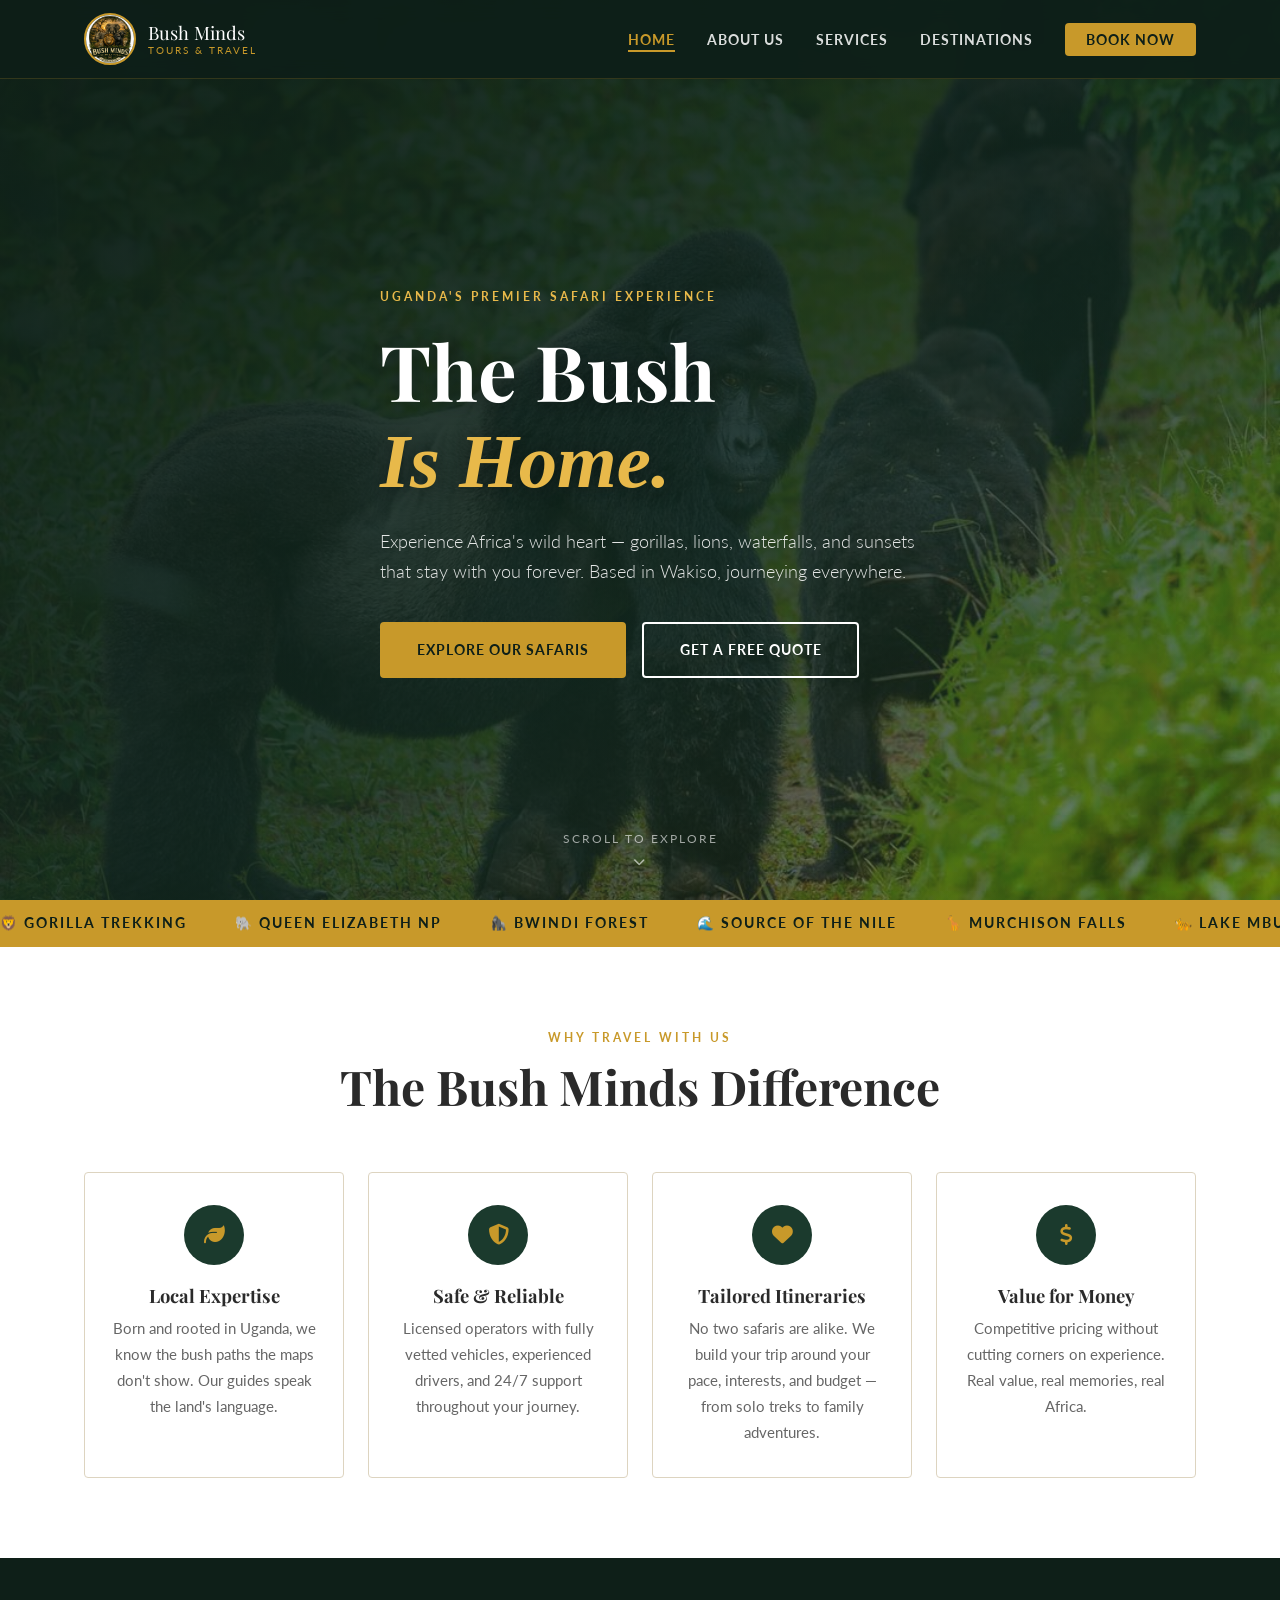
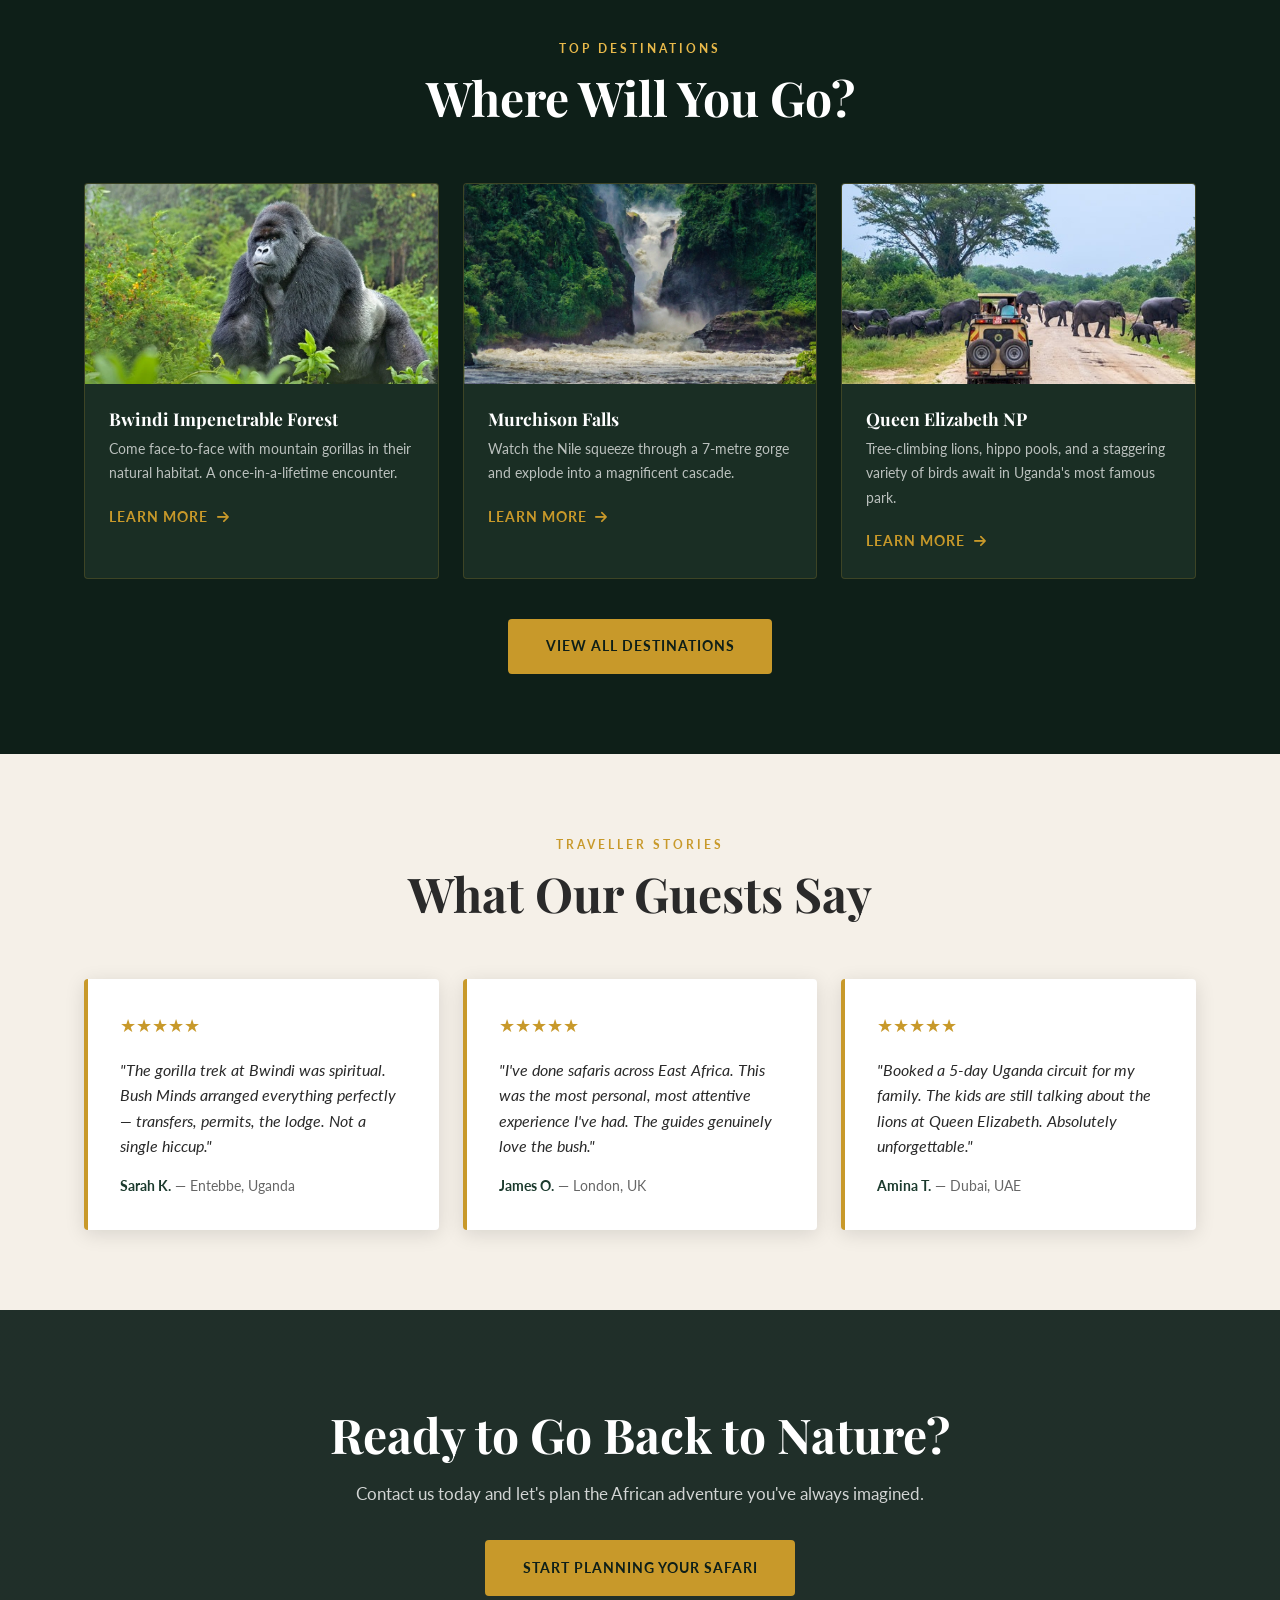
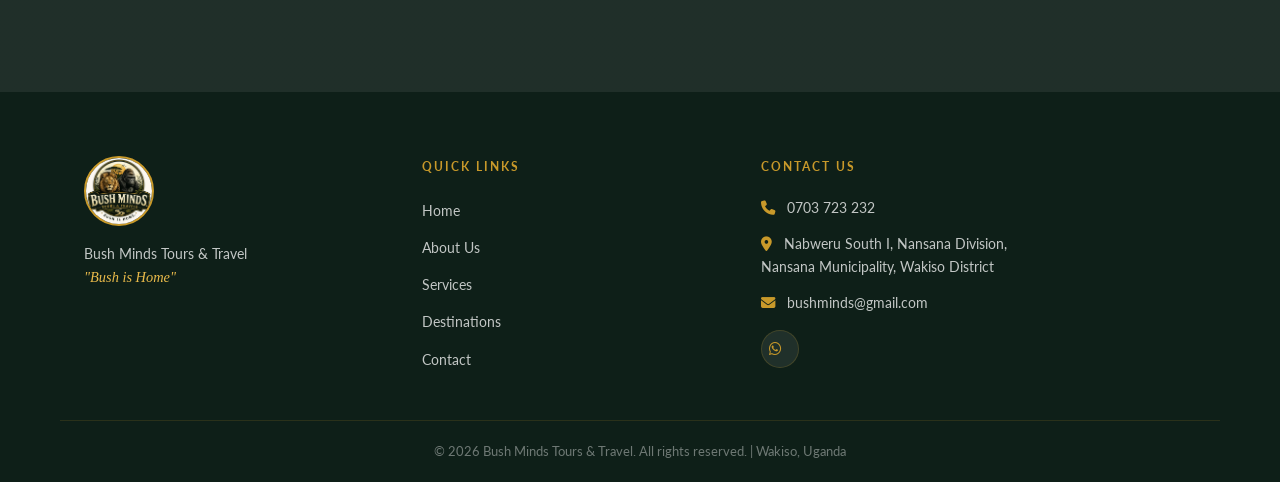
<file: index.html>
<!DOCTYPE html>
<html lang="en">
<head>
  <meta charset="UTF-8" />
  <meta name="viewport" content="width=device-width, initial-scale=1.0" />
  <title>Bush Minds Tours & Travel – Bush is Home</title>
  <link rel="stylesheet" href="css/style.css" />
  <link href="https://fonts.googleapis.com/css2?family=Playfair+Display:wght@700;900&family=Lato:wght@300;400;700&family=IM+Fell+English:ital@0;1&display=swap" rel="stylesheet" />
  <link rel="stylesheet" href="https://cdnjs.cloudflare.com/ajax/libs/font-awesome/6.5.0/css/all.min.css" />
</head>
<body>

  <!-- NAV -->
  <nav class="navbar" id="navbar">
    <div class="nav-inner">
      <a href="index.html" class="nav-logo">
        <img src="images/logo1.jpeg" alt="Bush Minds Logo" class="logo-img" />
        <span class="logo-text">Bush Minds <span class="logo-sub">Tours & Travel</span></span>
      </a>
      <button class="nav-toggle" id="navToggle" aria-label="Toggle menu">
        <span></span><span></span><span></span>
      </button>
      <ul class="nav-links" id="navLinks">
        <li><a href="index.html" class="active">Home</a></li>
        <li><a href="about.html">About Us</a></li>
        <li><a href="services.html">Services</a></li>
        <li><a href="destinations.html">Destinations</a></li>
        <li><a href="contact.html" class="nav-cta">Book Now</a></li>
      </ul>
    </div>
  </nav>

  <!-- HERO -->
  <section class="hero">
    <div class="hero-overlay"></div>
    <div class="hero-content">
      <p class="hero-eyebrow">Uganda's Premier Safari Experience</p>
      <h1 class="hero-title">The Bush<br/><em>Is Home.</em></h1>
      <p class="hero-sub">Experience Africa's wild heart — gorillas, lions, waterfalls, and sunsets that stay with you forever. Based in Wakiso, journeying everywhere.</p>
      <div class="hero-actions">
        <a href="services.html" class="btn btn-gold">Explore Our Safaris</a>
        <a href="contact.html" class="btn btn-outline">Get a Free Quote</a>
      </div>
    </div>
    <div class="hero-scroll-hint">
      <span>Scroll to explore</span>
      <i class="fas fa-chevron-down"></i>
    </div>
  </section>

  <!-- MARQUEE STRIP -->
  <div class="marquee-strip">
    <div class="marquee-track">
      <span>🦁 Gorilla Trekking</span>
      <span>🐘 Queen Elizabeth NP</span>
      <span>🦍 Bwindi Forest</span>
      <span>🌊 Source of the Nile</span>
      <span>🦒 Murchison Falls</span>
      <span>🐆 Lake Mburo</span>
      <span>🦁 Gorilla Trekking</span>
      <span>🐘 Queen Elizabeth NP</span>
      <span>🦍 Bwindi Forest</span>
      <span>🌊 Source of the Nile</span>
      <span>🦒 Murchison Falls</span>
      <span>🐆 Lake Mburo</span>
    </div>
  </div>

  <!-- WHY CHOOSE US -->
  <section class="section why-section">
    <div class="container">
      <div class="section-header">
        <p class="section-eyebrow">Why Travel With Us</p>
        <h2 class="section-title">The Bush Minds Difference</h2>
      </div>
      <div class="cards-grid why-grid">
        <div class="card why-card">
          <div class="card-icon"><i class="fas fa-leaf"></i></div>
          <h3>Local Expertise</h3>
          <p>Born and rooted in Uganda, we know the bush paths the maps don't show. Our guides speak the land's language.</p>
        </div>
        <div class="card why-card">
          <div class="card-icon"><i class="fas fa-shield-alt"></i></div>
          <h3>Safe & Reliable</h3>
          <p>Licensed operators with fully vetted vehicles, experienced drivers, and 24/7 support throughout your journey.</p>
        </div>
        <div class="card why-card">
          <div class="card-icon"><i class="fas fa-heart"></i></div>
          <h3>Tailored Itineraries</h3>
          <p>No two safaris are alike. We build your trip around your pace, interests, and budget — from solo treks to family adventures.</p>
        </div>
        <div class="card why-card">
          <div class="card-icon"><i class="fas fa-dollar-sign"></i></div>
          <h3>Value for Money</h3>
          <p>Competitive pricing without cutting corners on experience. Real value, real memories, real Africa.</p>
        </div>
      </div>
    </div>
  </section>

  <!-- FEATURED DESTINATIONS -->
  <section class="section destinations-preview" style="background: var(--clr-dark);">
    <div class="container">
      <div class="section-header light">
        <p class="section-eyebrow">Top Destinations</p>
        <h2 class="section-title" style="color:#fff;">Where Will You Go?</h2>
      </div>
      <div class="cards-grid dest-grid">
        <div class="dest-card">
          <div class="dest-img bwindi"></div>
          <div class="dest-info">
            <h3>Bwindi Impenetrable Forest</h3>
            <p>Come face-to-face with mountain gorillas in their natural habitat. A once-in-a-lifetime encounter.</p>
            <a href="destinations.html" class="dest-link">Learn more <i class="fas fa-arrow-right"></i></a>
          </div>
        </div>
        <div class="dest-card">
          <div class="dest-img murchison"></div>
          <div class="dest-info">
            <h3>Murchison Falls</h3>
            <p>Watch the Nile squeeze through a 7-metre gorge and explode into a magnificent cascade.</p>
            <a href="destinations.html" class="dest-link">Learn more <i class="fas fa-arrow-right"></i></a>
          </div>
        </div>
        <div class="dest-card">
          <div class="dest-img queen"></div>
          <div class="dest-info">
            <h3>Queen Elizabeth NP</h3>
            <p>Tree-climbing lions, hippo pools, and a staggering variety of birds await in Uganda's most famous park.</p>
            <a href="destinations.html" class="dest-link">Learn more <i class="fas fa-arrow-right"></i></a>
          </div>
        </div>
      </div>
      <div style="text-align:center; margin-top:2.5rem;">
        <a href="destinations.html" class="btn btn-gold">View All Destinations</a>
      </div>
    </div>
  </section>

  <!-- TESTIMONIALS -->
  <section class="section testimonials-section">
    <div class="container">
      <div class="section-header">
        <p class="section-eyebrow">Traveller Stories</p>
        <h2 class="section-title">What Our Guests Say</h2>
      </div>
      <div class="testi-grid">
        <div class="testi-card">
          <div class="stars">★★★★★</div>
          <p>"The gorilla trek at Bwindi was spiritual. Bush Minds arranged everything perfectly — transfers, permits, the lodge. Not a single hiccup."</p>
          <div class="testi-author"><strong>Sarah K.</strong> — Entebbe, Uganda</div>
        </div>
        <div class="testi-card">
          <div class="stars">★★★★★</div>
          <p>"I've done safaris across East Africa. This was the most personal, most attentive experience I've had. The guides genuinely love the bush."</p>
          <div class="testi-author"><strong>James O.</strong> — London, UK</div>
        </div>
        <div class="testi-card">
          <div class="stars">★★★★★</div>
          <p>"Booked a 5-day Uganda circuit for my family. The kids are still talking about the lions at Queen Elizabeth. Absolutely unforgettable."</p>
          <div class="testi-author"><strong>Amina T.</strong> — Dubai, UAE</div>
        </div>
      </div>
    </div>
  </section>

  <!-- CTA BANNER -->
  <section class="cta-banner">
    <div class="cta-overlay"></div>
    <div class="cta-content">
      <h2>Ready to Go Back to Nature?</h2>
      <p>Contact us today and let's plan the African adventure you've always imagined.</p>
      <a href="contact.html" class="btn btn-gold">Start Planning Your Safari</a>
    </div>
  </section>

  <!-- FOOTER -->
  <footer class="footer">
    <div class="container footer-grid">
      <div class="footer-brand">
        <img src="images/logo3.jpeg" alt="Bush Minds" class="footer-logo" />
        <p>Bush Minds Tours & Travel<br/><em>"Bush is Home"</em></p>
      </div>
      <div class="footer-links">
        <h4>Quick Links</h4>
        <ul>
          <li><a href="index.html">Home</a></li>
          <li><a href="about.html">About Us</a></li>
          <li><a href="services.html">Services</a></li>
          <li><a href="destinations.html">Destinations</a></li>
          <li><a href="contact.html">Contact</a></li>
        </ul>
      </div>
      <div class="footer-contact">
        <h4>Contact Us</h4>
        <p><a href="tel:+256703723232"><i class="fa-solid fa-phone" aria-hidden="true"></i> 0703 723 232</a></p>
        <p><i class="fas fa-map-marker-alt"></i> Nabweru South I, Nansana Division,<br/>Nansana Municipality, Wakiso District</p>
        <p><i class="fas fa-envelope"></i> <a href="mailto:bushminds@gmail.com">bushminds@gmail.com</a></p>
        <div class="social-icons">
         
          <a href="https://wa.me/256703723232" aria-label="WhatsApp"><i class="fab fa-whatsapp"></i></a>
        </div>
      </div>
    </div>
    <div class="footer-bottom">
      <p>© 2026 Bush Minds Tours & Travel. All rights reserved. | Wakiso, Uganda</p>
    </div>
  </footer>

  <script src="js/main.js"></script>
</body>
</html>
</file>
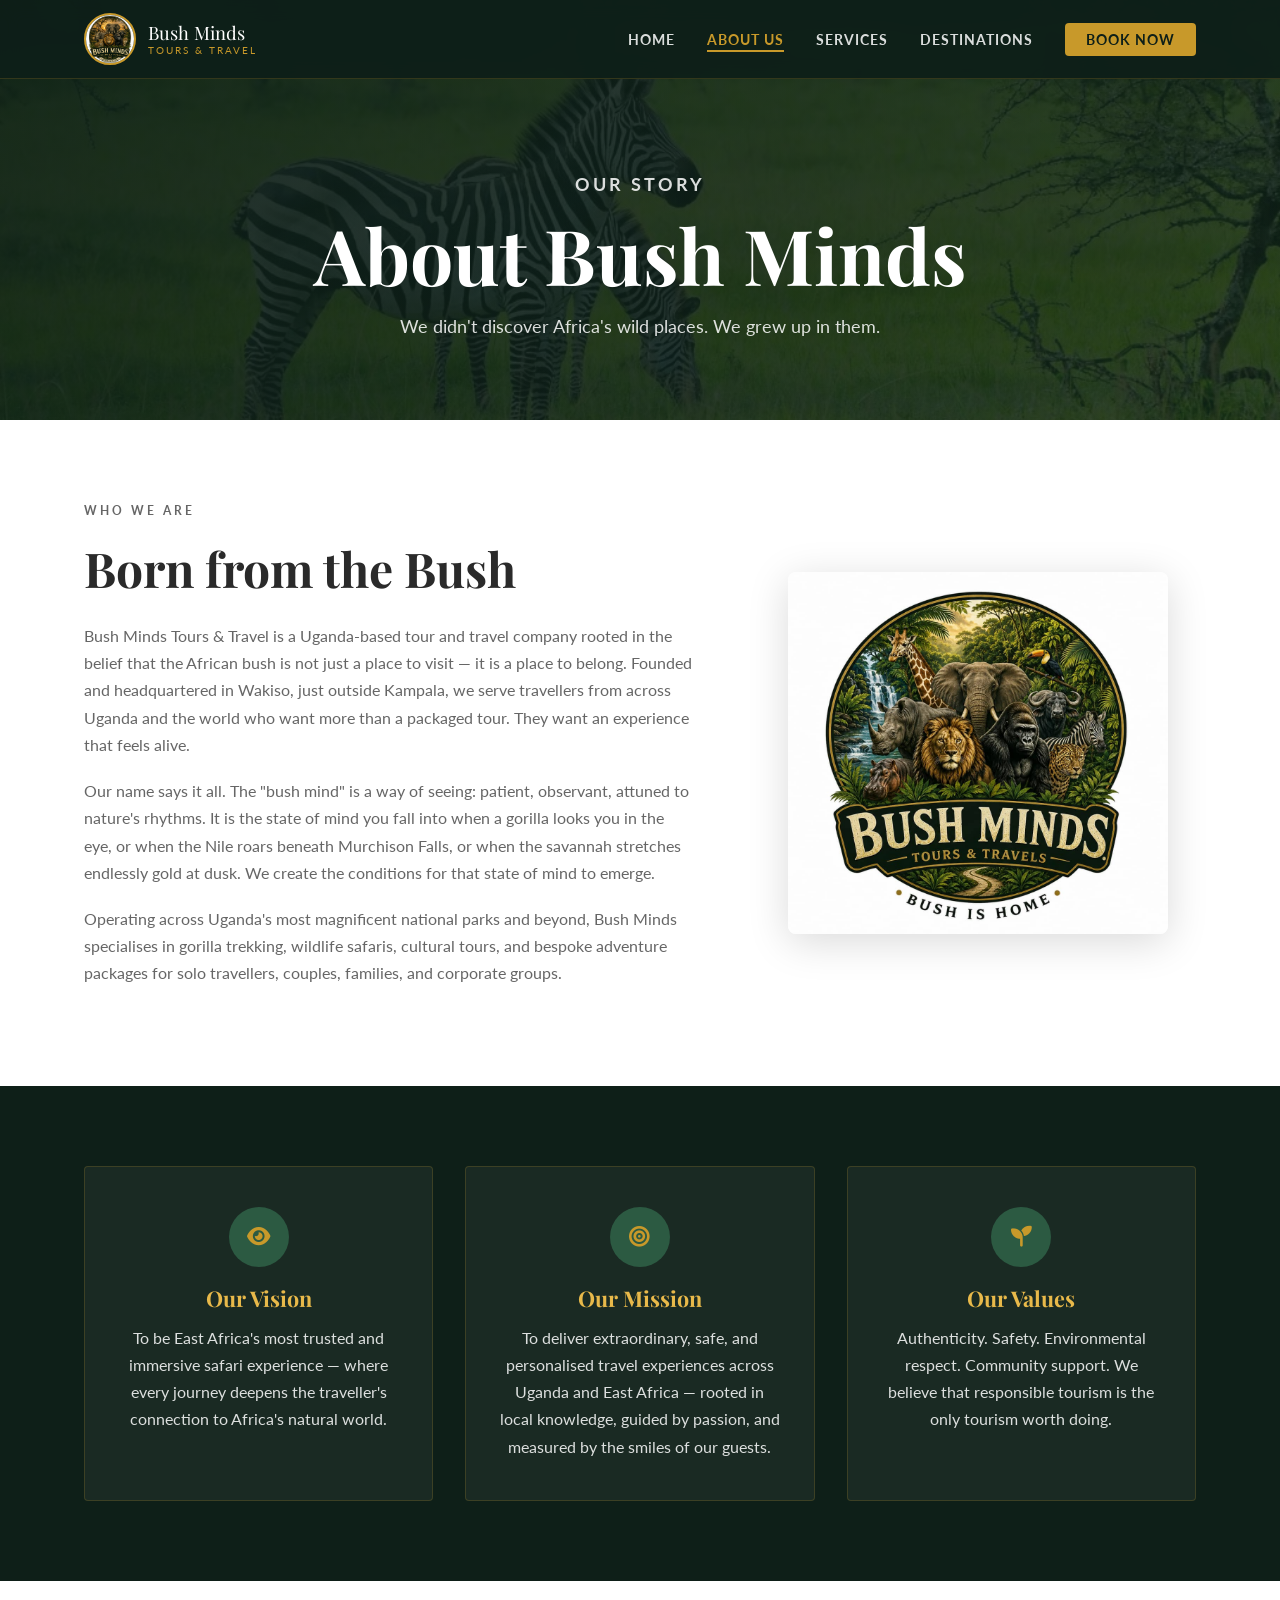
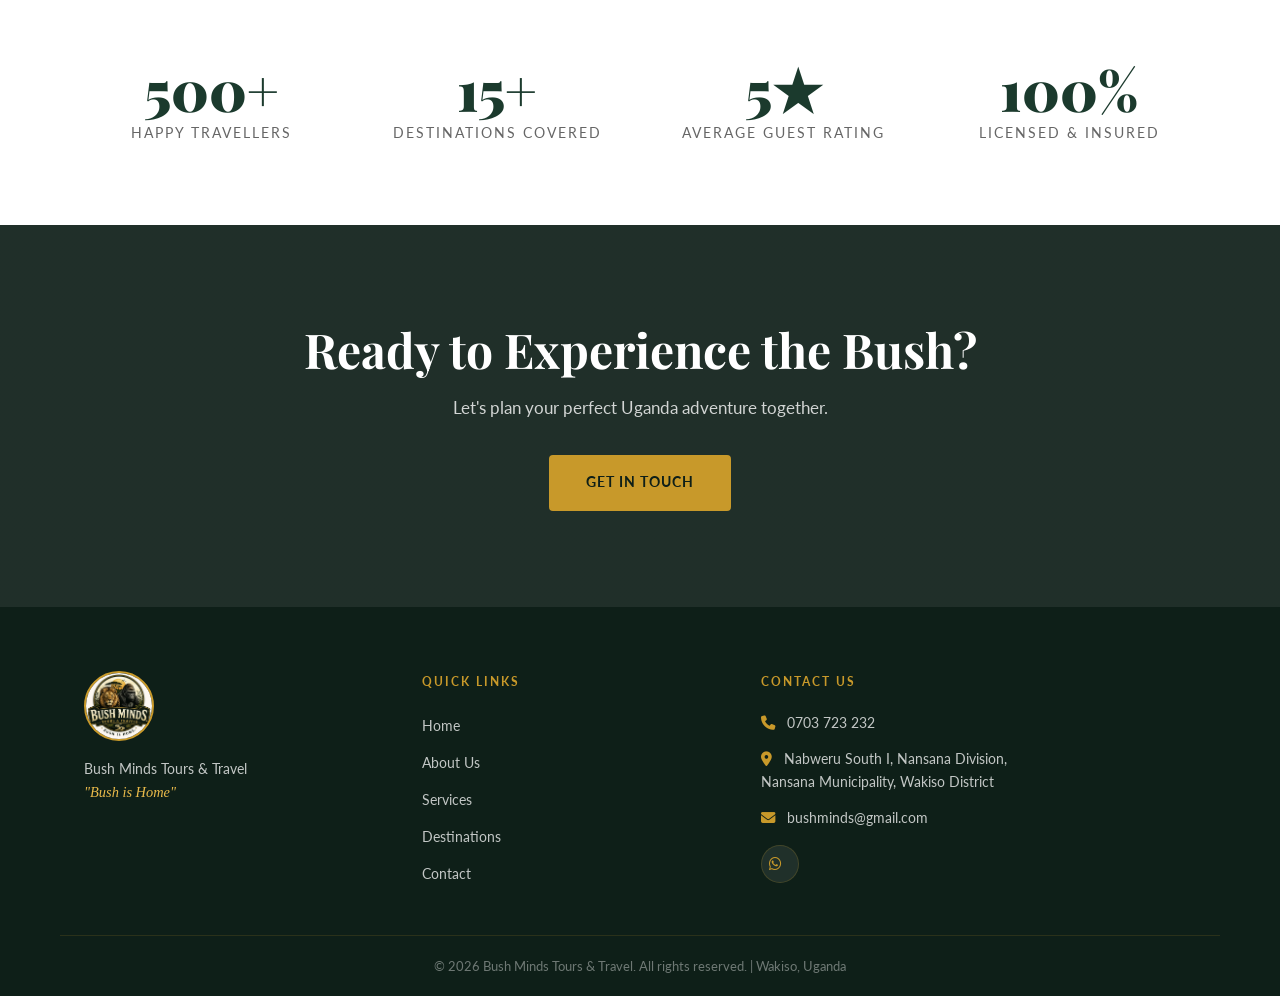
<file: about.html>
<!DOCTYPE html>
<html lang="en">
<head>
  <meta charset="UTF-8" />
  <meta name="viewport" content="width=device-width, initial-scale=1.0" />
  <title>About Us – Bush Minds Tours & Travel</title>
  <link rel="stylesheet" href="css/style.css" />
  <link href="https://fonts.googleapis.com/css2?family=Playfair+Display:wght@700;900&family=Lato:wght@300;400;700&family=IM+Fell+English:ital@0;1&display=swap" rel="stylesheet" />
  <link rel="stylesheet" href="https://cdnjs.cloudflare.com/ajax/libs/font-awesome/6.5.0/css/all.min.css" />
</head>
<body>

  <!-- NAV -->
  <nav class="navbar" id="navbar">
    <div class="nav-inner">
      <a href="index.html" class="nav-logo">
        <img src="images/logo1.jpeg" alt="Bush Minds Logo" class="logo-img" />
        <span class="logo-text">Bush Minds <span class="logo-sub">Tours & Travel</span></span>
      </a>
      <button class="nav-toggle" id="navToggle" aria-label="Toggle menu">
        <span></span><span></span><span></span>
      </button>
      <ul class="nav-links" id="navLinks">
        <li><a href="index.html">Home</a></li>
        <li><a href="about.html" class="active">About Us</a></li>
        <li><a href="services.html">Services</a></li>
        <li><a href="destinations.html">Destinations</a></li>
        <li><a href="contact.html" class="nav-cta">Book Now</a></li>
      </ul>
    </div>
  </nav>

  <!-- PAGE HERO -->
  <section class="page-hero about-hero">
    <div class="hero-overlay"></div>
    <div class="page-hero-content">
      <p class="hero-eyebrow">Our Story</p>
      <h1>About Bush Minds</h1>
      <p>We didn't discover Africa's wild places. We grew up in them.</p>
    </div>
  </section>

  <!-- STORY SECTION -->
  <section class="section">
    <div class="container story-layout">
      <div class="story-text">
        <p class="section-eyebrow">Who We Are</p>
        <h2 class="section-title">Born from the Bush</h2>
        <p>Bush Minds Tours & Travel is a Uganda-based tour and travel company rooted in the belief that the African bush is not just a place to visit — it is a place to belong. Founded and headquartered in Wakiso, just outside Kampala, we serve travellers from across Uganda and the world who want more than a packaged tour. They want an experience that feels alive.</p>
        <p>Our name says it all. The "bush mind" is a way of seeing: patient, observant, attuned to nature's rhythms. It is the state of mind you fall into when a gorilla looks you in the eye, or when the Nile roars beneath Murchison Falls, or when the savannah stretches endlessly gold at dusk. We create the conditions for that state of mind to emerge.</p>
        <p>Operating across Uganda's most magnificent national parks and beyond, Bush Minds specialises in gorilla trekking, wildlife safaris, cultural tours, and bespoke adventure packages for solo travellers, couples, families, and corporate groups.</p>
      </div>
      <div class="story-image">
        <img src="images/logo2.jpeg" alt="Bush Minds Logo" class="about-logo-display" />
      </div>
    </div>
  </section>

  <!-- MISSION / VISION -->
  <section class="section mv-section" style="background:var(--clr-dark);">
    <div class="container">
      <div class="mv-grid">
        <div class="mv-card">
          <div class="mv-icon"><i class="fas fa-eye"></i></div>
          <h3>Our Vision</h3>
          <p>To be East Africa's most trusted and immersive safari experience — where every journey deepens the traveller's connection to Africa's natural world.</p>
        </div>
        <div class="mv-card">
          <div class="mv-icon"><i class="fas fa-bullseye"></i></div>
          <h3>Our Mission</h3>
          <p>To deliver extraordinary, safe, and personalised travel experiences across Uganda and East Africa — rooted in local knowledge, guided by passion, and measured by the smiles of our guests.</p>
        </div>
        <div class="mv-card">
          <div class="mv-icon"><i class="fas fa-seedling"></i></div>
          <h3>Our Values</h3>
          <p>Authenticity. Safety. Environmental respect. Community support. We believe that responsible tourism is the only tourism worth doing.</p>
        </div>
      </div>
    </div>
  </section>

  <!-- STATS -->
  <section class="section stats-section">
    <div class="container">
      <div class="stats-grid">
        <div class="stat-item">
          <span class="stat-num">500+</span>
          <span class="stat-label">Happy Travellers</span>
        </div>
        <div class="stat-item">
          <span class="stat-num">15+</span>
          <span class="stat-label">Destinations Covered</span>
        </div>
        <div class="stat-item">
          <span class="stat-num">5★</span>
          <span class="stat-label">Average Guest Rating</span>
        </div>
        <div class="stat-item">
          <span class="stat-num">100%</span>
          <span class="stat-label">Licensed & Insured</span>
        </div>
      </div>
    </div>
  </section>

  <!-- CTA -->
  <section class="cta-banner">
    <div class="cta-overlay"></div>
    <div class="cta-content">
      <h2>Ready to Experience the Bush?</h2>
      <p>Let's plan your perfect Uganda adventure together.</p>
      <a href="contact.html" class="btn btn-gold">Get in Touch</a>
    </div>
  </section>

  <!-- FOOTER -->
  <footer class="footer">
    <div class="container footer-grid">
      <div class="footer-brand">
        <img src="images/logo3.jpeg" alt="Bush Minds" class="footer-logo" />
        <p>Bush Minds Tours & Travel<br/><em>"Bush is Home"</em></p>
      </div>
      <div class="footer-links">
        <h4>Quick Links</h4>
        <ul>
          <li><a href="index.html">Home</a></li>
          <li><a href="about.html">About Us</a></li>
          <li><a href="services.html">Services</a></li>
          <li><a href="destinations.html">Destinations</a></li>
          <li><a href="contact.html">Contact</a></li>
        </ul>
      </div>
      <div class="footer-contact">
        <h4>Contact Us</h4>
         <p><a href="tel:+256703723232"><i class="fa-solid fa-phone" aria-hidden="true"></i> 0703 723 232</a></p>
        <p><i class="fas fa-map-marker-alt"></i> Nabweru South I, Nansana Division,<br/>Nansana Municipality, Wakiso District</p>
        <p><i class="fas fa-envelope"></i> <a href="mailto:bushminds@gmail.com">bushminds@gmail.com</a></p>
        <div class="social-icons">
         
          <a href="#" aria-label="WhatsApp"><i class="fab fa-whatsapp"></i></a>
          
        </div>
      </div>
    </div>
    <div class="footer-bottom">
      <p>© 2026 Bush Minds Tours & Travel. All rights reserved. | Wakiso, Uganda</p>
    </div>
  </footer>

  <script src="js/main.js"></script>
</body>
</html>
</file>
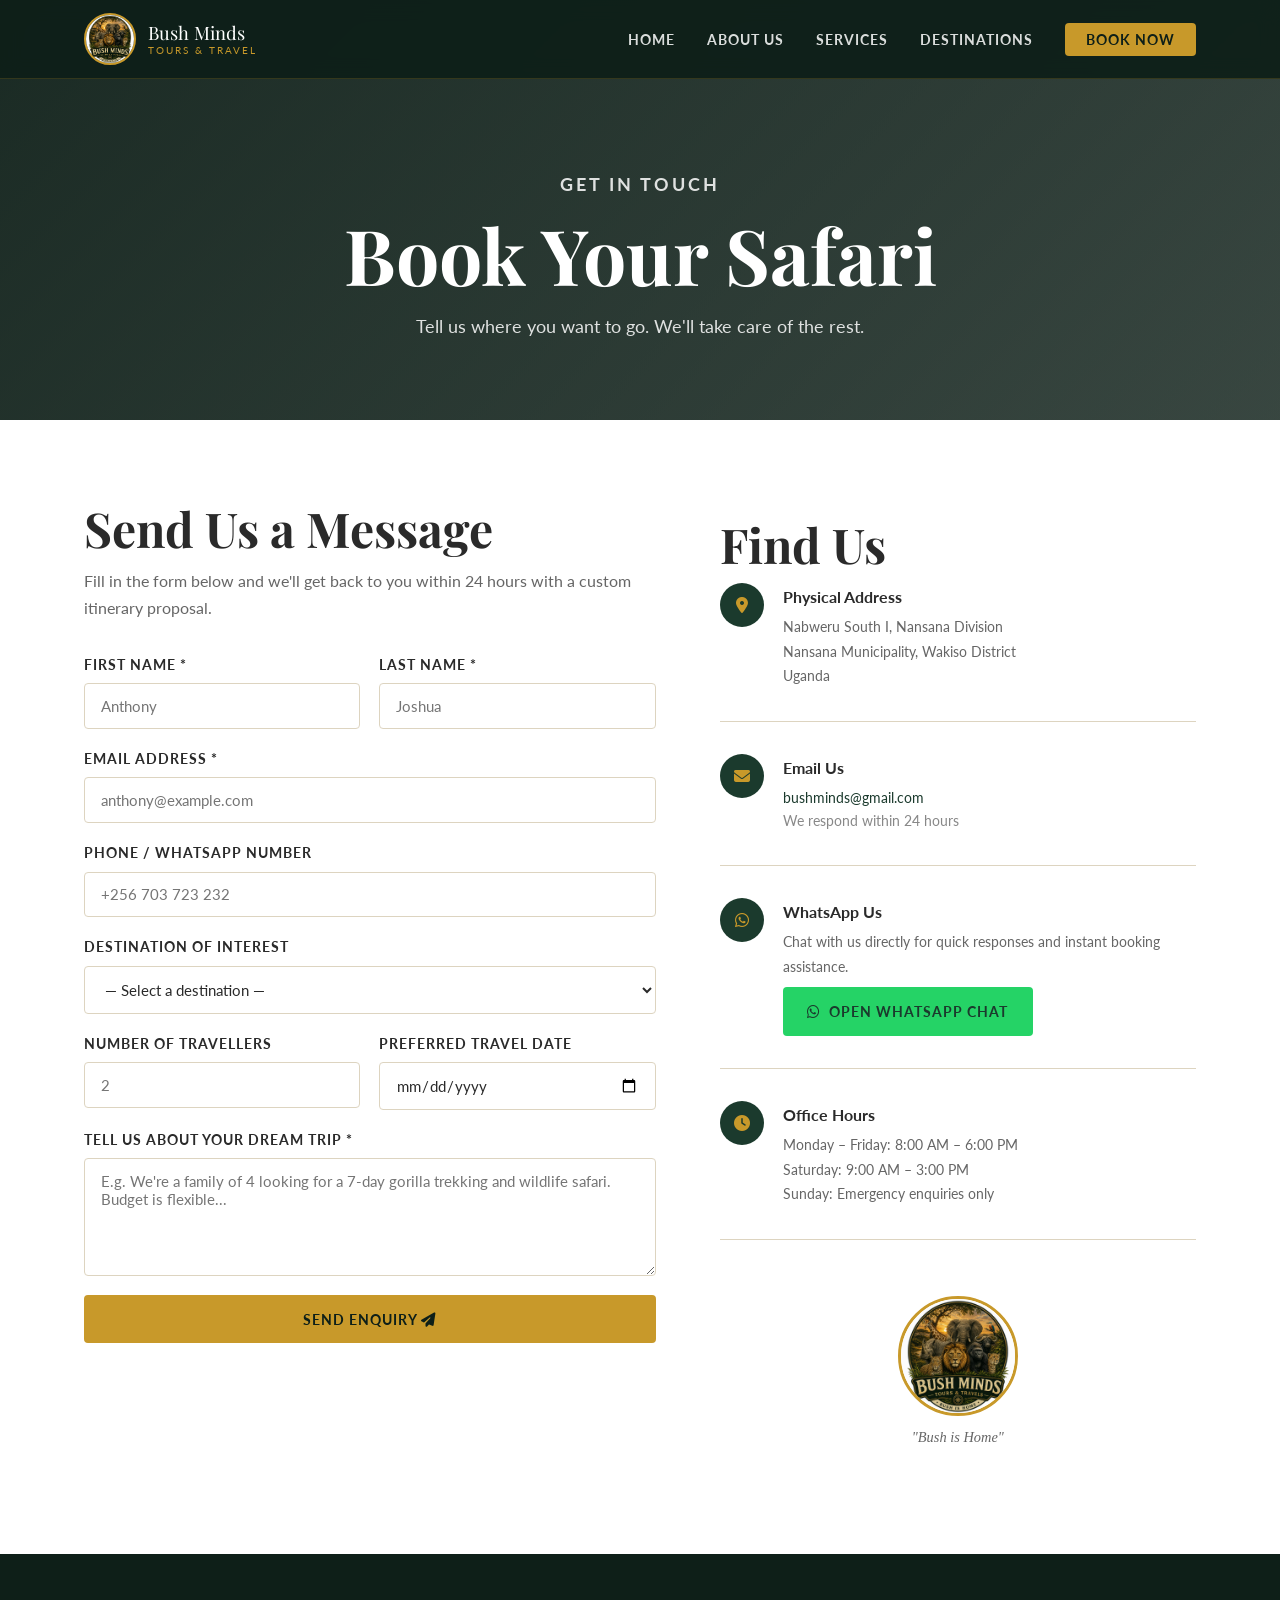
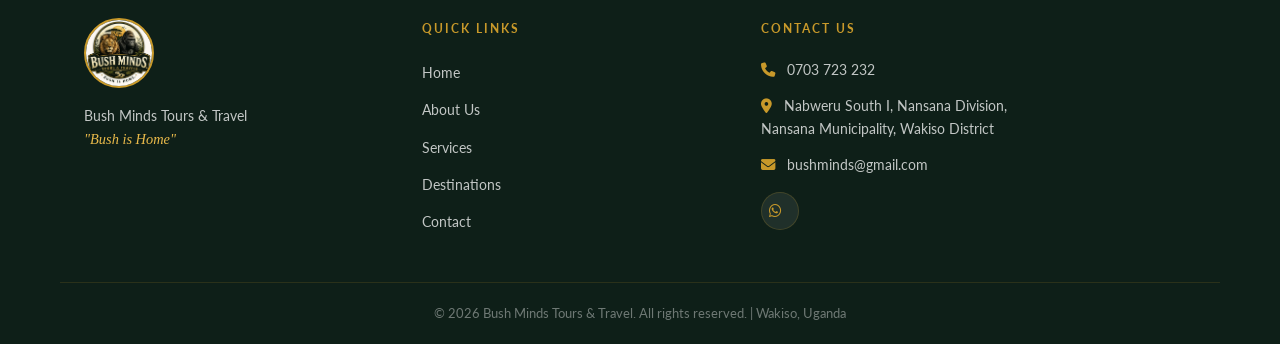
<file: contact.html>
<!DOCTYPE html>
<html lang="en">
<head>
  <meta charset="UTF-8" />
  <meta name="viewport" content="width=device-width, initial-scale=1.0" />
  <title>Contact – Bush Minds Tours & Travel</title>
  <link rel="stylesheet" href="css/style.css" />
  <link href="https://fonts.googleapis.com/css2?family=Playfair+Display:wght@700;900&family=Lato:wght@300;400;700&family=IM+Fell+English:ital@0;1&display=swap" rel="stylesheet" />
  <link rel="stylesheet" href="https://cdnjs.cloudflare.com/ajax/libs/font-awesome/6.5.0/css/all.min.css" />
</head>
<body>

  <!-- NAV -->
  <nav class="navbar" id="navbar">
    <div class="nav-inner">
      <a href="index.html" class="nav-logo">
        <img src="images/logo1.jpeg" alt="Bush Minds Logo" class="logo-img" />
        <span class="logo-text">Bush Minds <span class="logo-sub">Tours & Travel</span></span>
      </a>
      <button class="nav-toggle" id="navToggle" aria-label="Toggle menu">
        <span></span><span></span><span></span>
      </button>
      <ul class="nav-links" id="navLinks">
        <li><a href="index.html">Home</a></li>
        <li><a href="about.html">About Us</a></li>
        <li><a href="services.html">Services</a></li>
        <li><a href="destinations.html">Destinations</a></li>
        <li><a href="contact.html" class="active nav-cta">Book Now</a></li>
      </ul>
    </div>
  </nav>

  <!-- PAGE HERO -->
  <section class="page-hero contact-hero">
    <div class="hero-overlay"></div>
    <div class="page-hero-content">
      <p class="hero-eyebrow">Get In Touch</p>
      <h1>Book Your Safari</h1>
      <p>Tell us where you want to go. We'll take care of the rest.</p>
    </div>
  </section>

  <!-- CONTACT SECTION -->
  <section class="section">
    <div class="container contact-layout">

      <!-- FORM -->
      <div class="contact-form-wrap">
        <h2>Send Us a Message</h2>
        <p>Fill in the form below and we'll get back to you within 24 hours with a custom itinerary proposal.</p>

       <form class="contact-form" id="contactForm" onsubmit="handleSubmit(event)" method="POST">

          <div class="form-row">
            <div class="form-group">
              <label for="fname">First Name *</label>
              <input type="text" id="fname" name="fname" placeholder="Anthony" required />
            </div>
            <div class="form-group">
              <label for="lname">Last Name *</label>
              <input type="text" id="lname" name="lname" placeholder="Joshua" required />
            </div>
          </div>
          <div class="form-group">
            <label for="email">Email Address *</label>
            <input type="email" id="email" name="email" placeholder="anthony@example.com" required />
          </div>
          <div class="form-group">
            <label for="phone">Phone / WhatsApp Number</label>
            <input type="tel" id="phone" name="phone" placeholder="+256 703 723 232" /> 
          </div>
          <div class="form-group">
            <label for="destination">Destination of Interest</label>
            <select id="destination" name="destination">
              <option value="">— Select a destination —</option>
              <option>Bwindi Impenetrable Forest (Gorilla Trekking)</option>
              <option>Murchison Falls National Park</option>
              <option>Queen Elizabeth National Park</option>
              <option>Rwenzori Mountains</option>
              <option>Sipi Falls & Mt. Elgon</option>
              <option>Jinja – Source of the Nile</option>
              <option>Multi-destination Uganda Safari</option>
              <option>Other / Not Sure Yet</option>
            </select>
          </div>
          <div class="form-row">
            <div class="form-group">
              <label for="travelers">Number of Travellers</label>
              <input type="number" id="travelers" name="travelers" min="1" max="50" placeholder="2" />
            </div>
            <div class="form-group">
              <label for="travel-date">Preferred Travel Date</label>
              <input type="date" id="travel-date" name="travel-date" />
            </div>
          </div>
          <div class="form-group">
            <label for="message">Tell us about your dream trip *</label>
            <textarea id="message" name="message" rows="5" placeholder="E.g. We're a family of 4 looking for a 7-day gorilla trekking and wildlife safari. Budget is flexible..." required></textarea>
          </div>
          <button type="submit" class="btn btn-gold btn-full">Send Enquiry <i class="fas fa-paper-plane"></i></button>
          <div class="form-success" id="formSuccess">
            <i class="fas fa-check-circle"></i>
            <p>Thank you! We've received your enquiry and will be in touch within 24 hours.</p>
          </div>
         </form>
       
      </div>

      <!-- CONTACT INFO -->
      <div class="contact-info-wrap">
        <h2>Find Us</h2>

        <div class="contact-info-item">
          <div class="ci-icon"><i class="fas fa-map-marker-alt"></i></div>
          <div>
            <h4>Physical Address</h4>
            <p>Nabweru South I, Nansana Division<br/>Nansana Municipality, Wakiso District<br/>Uganda</p>
          </div>
        </div>

        <div class="contact-info-item">
          <div class="ci-icon"><i class="fas fa-envelope"></i></div>
          <div>
            <h4>Email Us</h4>
            <p><a href="mailto:bushminds@gmail.com">bushminds@gmail.com</a></p>
            <p style="font-size:0.85rem; color:#888;">We respond within 24 hours</p>
          </div>
        </div>

        <div class="contact-info-item">
          <div class="ci-icon"><i class="fab fa-whatsapp"></i></div>
          <div>
            <h4>WhatsApp Us</h4>
            <p>Chat with us directly for quick responses and instant booking assistance.</p>
            <a href="https://wa.me/256703723232" class="btn btn-whatsapp" target="_blank">
              <i class="fab fa-whatsapp"></i> Open WhatsApp Chat
            </a>
          </div>
        </div>

        <div class="contact-info-item">
          <div class="ci-icon"><i class="fas fa-clock"></i></div>
          <div>
            <h4>Office Hours</h4>
            <p>Monday – Friday: 8:00 AM – 6:00 PM<br/>Saturday: 9:00 AM – 3:00 PM<br/>Sunday: Emergency enquiries only</p>
          </div>
        </div>

        <!-- LOGO DISPLAY -->
        <div class="contact-logo-display">
          <img src="images/logo1.jpeg" alt="Bush Minds" />
          <p><em>"Bush is Home"</em></p>
        </div>
      </div>

    </div>
  </section>



  <!-- FOOTER -->
  <footer class="footer">
    <div class="container footer-grid">
      <div class="footer-brand">
        <img src="images/logo3.jpeg" alt="Bush Minds" class="footer-logo" />
        <p>Bush Minds Tours & Travel<br/><em>"Bush is Home"</em></p>
      </div>
      <div class="footer-links">
        <h4>Quick Links</h4>
        <ul>
          <li><a href="index.html">Home</a></li>
          <li><a href="about.html">About Us</a></li>
          <li><a href="services.html">Services</a></li>
          <li><a href="destinations.html">Destinations</a></li>
          <li><a href="contact.html">Contact</a></li>
        </ul>
      </div>
      <div class="footer-contact">
        <h4>Contact Us</h4>
         <p><a href="tel:+256703723232"><i class="fa-solid fa-phone" aria-hidden="true"></i> 0703 723 232</a></p>
        <p><i class="fas fa-map-marker-alt"></i> Nabweru South I, Nansana Division,<br/>Nansana Municipality, Wakiso District</p>
        <p><i class="fas fa-envelope"></i> <a href="mailto:bushminds@gmail.com">bushminds@gmail.com</a></p>
        <div class="social-icons">
        
          <a href="#" aria-label="WhatsApp"><i class="fab fa-whatsapp"></i></a>
      
        </div>
      </div>
    </div>
    <div class="footer-bottom">
      <p>© 2026 Bush Minds Tours & Travel. All rights reserved. | Wakiso, Uganda</p>
    </div>
  </footer>

 <script src="js/main.js"></script>
</body>
</html>
</file>
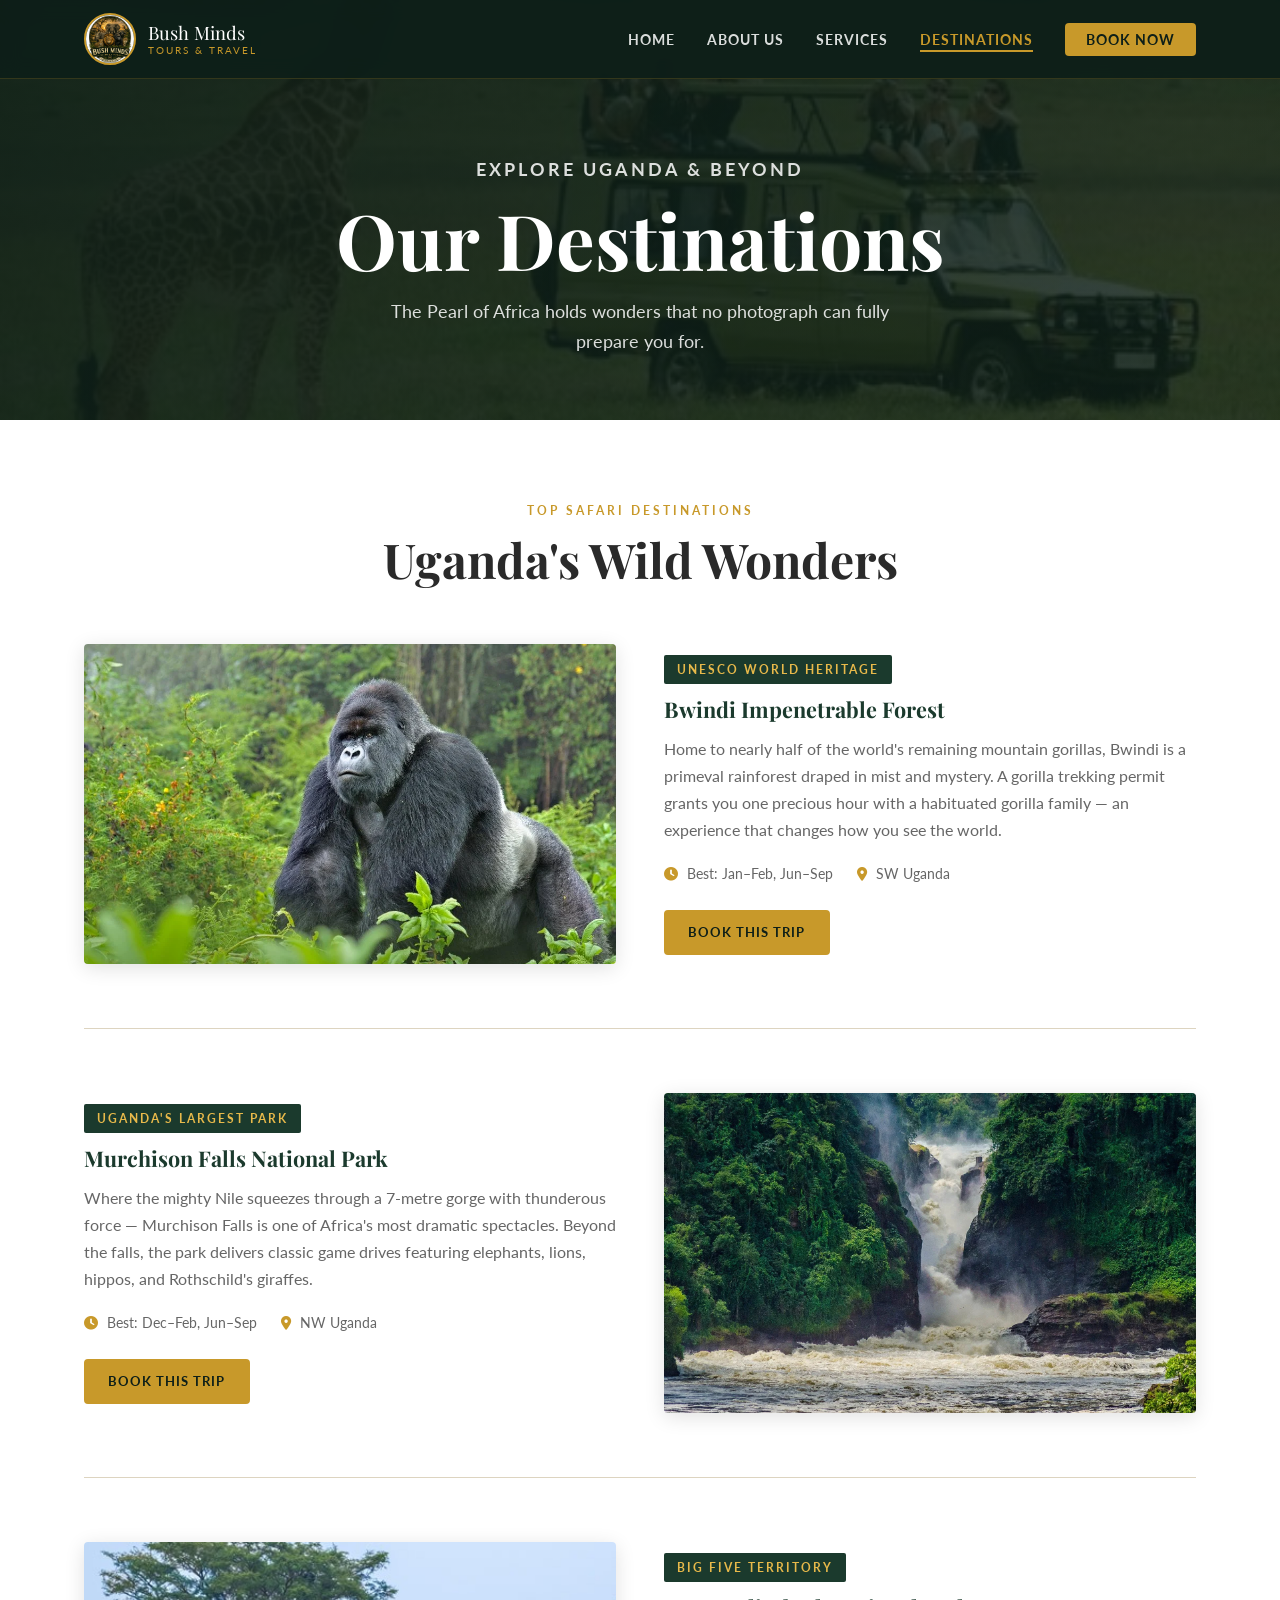
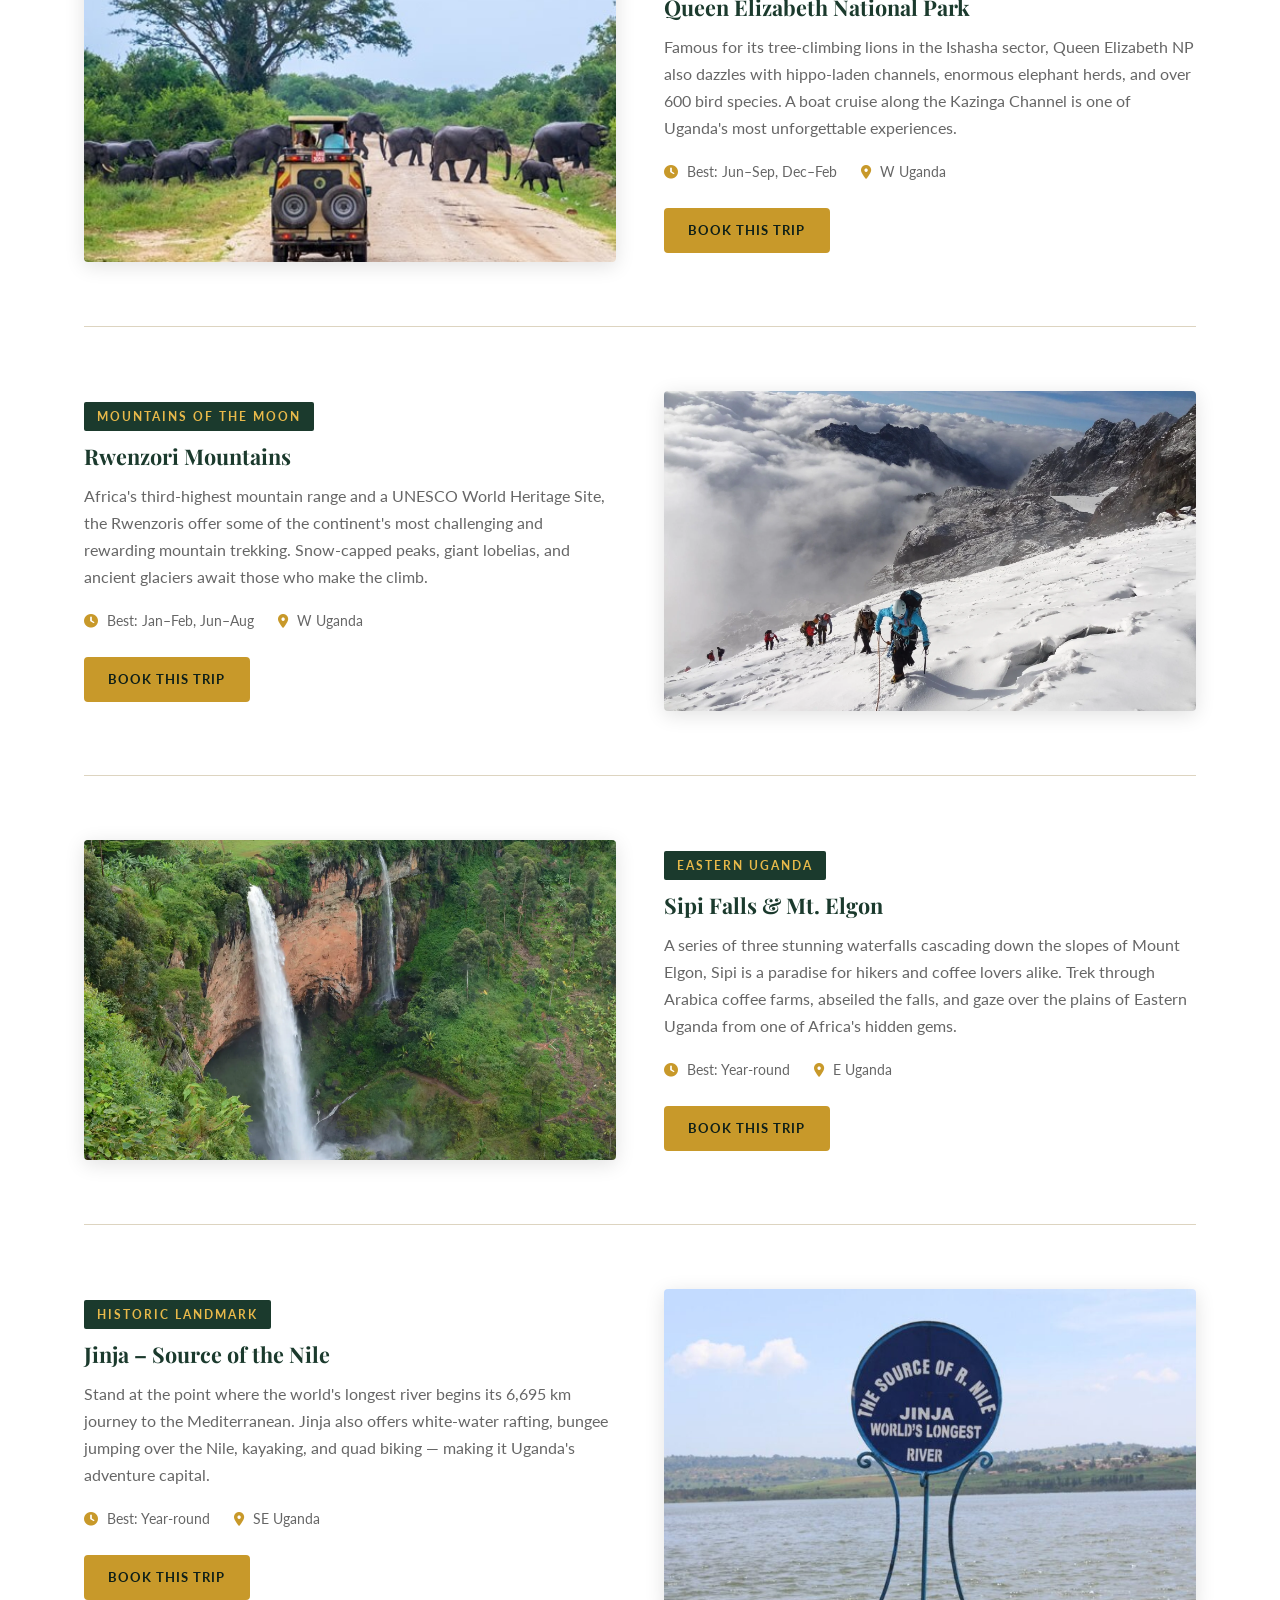
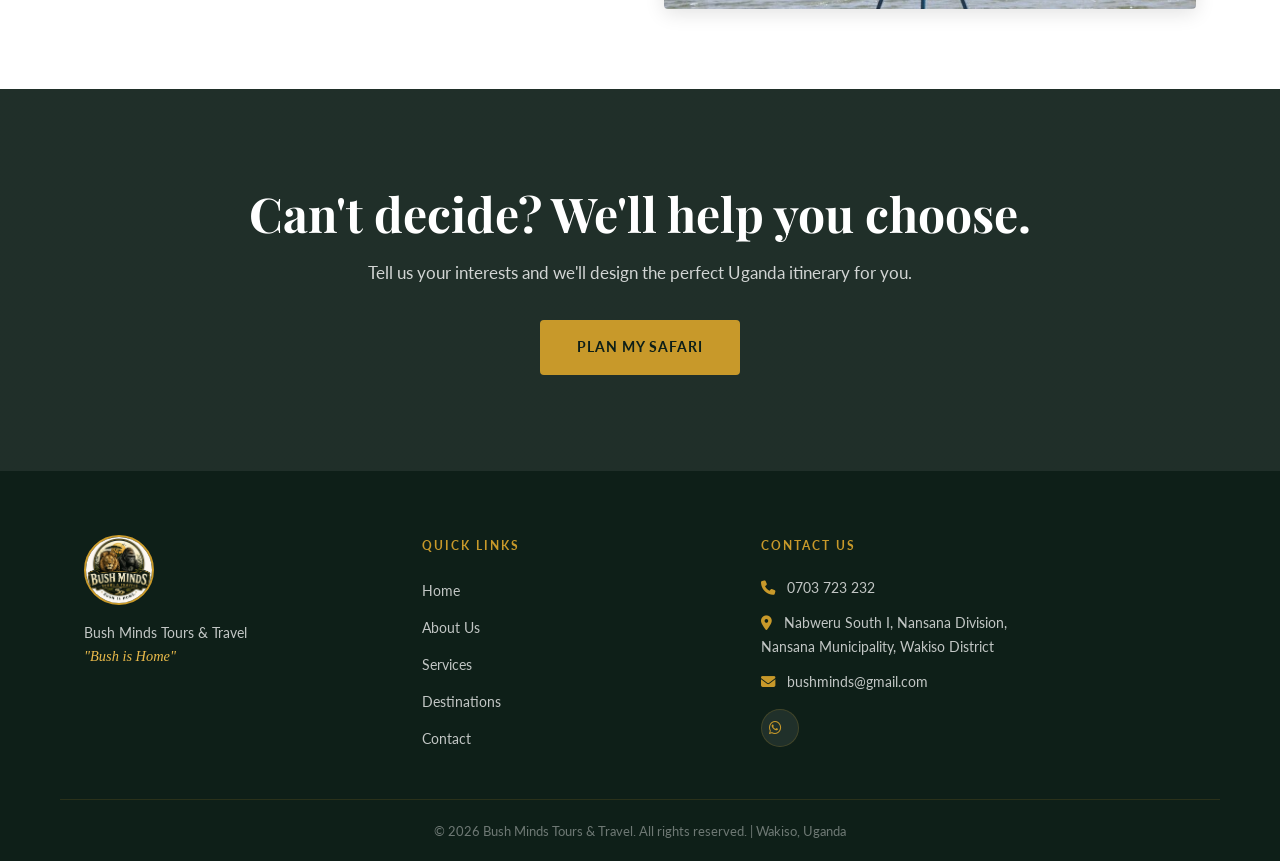
<file: destinations.html>
<!DOCTYPE html>
<html lang="en">
<head>
  <meta charset="UTF-8" />
  <meta name="viewport" content="width=device-width, initial-scale=1.0" />
  <title>Destinations – Bush Minds Tours & Travel</title>
  <link rel="stylesheet" href="css/style.css" />
  <link href="https://fonts.googleapis.com/css2?family=Playfair+Display:wght@700;900&family=Lato:wght@300;400;700&family=IM+Fell+English:ital@0;1&display=swap" rel="stylesheet" />
  <link rel="stylesheet" href="https://cdnjs.cloudflare.com/ajax/libs/font-awesome/6.5.0/css/all.min.css" />
</head>
<body>

  <!-- NAV -->
  <nav class="navbar" id="navbar">
    <div class="nav-inner">
      <a href="index.html" class="nav-logo">
        <img src="images/logo1.jpeg" alt="Bush Minds Logo" class="logo-img" />
        <span class="logo-text">Bush Minds <span class="logo-sub">Tours & Travel</span></span>
      </a>
      <button class="nav-toggle" id="navToggle" aria-label="Toggle menu">
        <span></span><span></span><span></span>
      </button>
      <ul class="nav-links" id="navLinks">
        <li><a href="index.html">Home</a></li>
        <li><a href="about.html">About Us</a></li>
        <li><a href="services.html">Services</a></li>
        <li><a href="destinations.html" class="active">Destinations</a></li>
        <li><a href="contact.html" class="nav-cta">Book Now</a></li>
      </ul>
    </div>
  </nav>

  <!-- PAGE HERO -->
  <section class="page-hero dest-hero">
    <div class="hero-overlay"></div>
    <div class="page-hero-content">
      <p class="hero-eyebrow">Explore Uganda & Beyond</p>
      <h1>Our Destinations</h1>
      <p>The Pearl of Africa holds wonders that no photograph can fully prepare you for.</p>
    </div>
  </section>

  <!-- DESTINATIONS -->
  <section class="section">
    <div class="container">
      <div class="section-header">
        <p class="section-eyebrow">Top Safari Destinations</p>
        <h2 class="section-title">Uganda's Wild Wonders</h2>
      </div>

      <div class="dest-detail-grid">

        <div class="dest-detail-card">
          <div class="dest-detail-img bwindi-lg"></div>
          <div class="dest-detail-body">
            <span class="dest-tag">UNESCO World Heritage</span>
            <h3>Bwindi Impenetrable Forest</h3>
            <p>Home to nearly half of the world's remaining mountain gorillas, Bwindi is a primeval rainforest draped in mist and mystery. A gorilla trekking permit grants you one precious hour with a habituated gorilla family — an experience that changes how you see the world.</p>
            <div class="dest-meta">
              <span><i class="fas fa-clock"></i> Best: Jan–Feb, Jun–Sep</span>
              <span><i class="fas fa-map-marker-alt"></i> SW Uganda</span>
            </div>
            <a href="contact.html" class="btn btn-gold btn-sm">Book This Trip</a>
          </div>
        </div>

        <div class="dest-detail-card reverse">
          <div class="dest-detail-img murchison-lg"></div>
          <div class="dest-detail-body">
            <span class="dest-tag">Uganda's Largest Park</span>
            <h3>Murchison Falls National Park</h3>
            <p>Where the mighty Nile squeezes through a 7-metre gorge with thunderous force — Murchison Falls is one of Africa's most dramatic spectacles. Beyond the falls, the park delivers classic game drives featuring elephants, lions, hippos, and Rothschild's giraffes.</p>
            <div class="dest-meta">
              <span><i class="fas fa-clock"></i> Best: Dec–Feb, Jun–Sep</span>
              <span><i class="fas fa-map-marker-alt"></i> NW Uganda</span>
            </div>
            <a href="contact.html" class="btn btn-gold btn-sm">Book This Trip</a>
          </div>
        </div>

        <div class="dest-detail-card">
          <div class="dest-detail-img queen-lg"></div>
          <div class="dest-detail-body">
            <span class="dest-tag">Big Five Territory</span>
            <h3>Queen Elizabeth National Park</h3>
            <p>Famous for its tree-climbing lions in the Ishasha sector, Queen Elizabeth NP also dazzles with hippo-laden channels, enormous elephant herds, and over 600 bird species. A boat cruise along the Kazinga Channel is one of Uganda's most unforgettable experiences.</p>
            <div class="dest-meta">
              <span><i class="fas fa-clock"></i> Best: Jun–Sep, Dec–Feb</span>
              <span><i class="fas fa-map-marker-alt"></i> W Uganda</span>
            </div>
            <a href="contact.html" class="btn btn-gold btn-sm">Book This Trip</a>
          </div>
        </div>

        <div class="dest-detail-card reverse">
          <div class="dest-detail-img rwenzori-lg"></div>
          <div class="dest-detail-body">
            <span class="dest-tag">Mountains of the Moon</span>
            <h3>Rwenzori Mountains</h3>
            <p>Africa's third-highest mountain range and a UNESCO World Heritage Site, the Rwenzoris offer some of the continent's most challenging and rewarding mountain trekking. Snow-capped peaks, giant lobelias, and ancient glaciers await those who make the climb.</p>
            <div class="dest-meta">
              <span><i class="fas fa-clock"></i> Best: Jan–Feb, Jun–Aug</span>
              <span><i class="fas fa-map-marker-alt"></i> W Uganda</span>
            </div>
            <a href="contact.html" class="btn btn-gold btn-sm">Book This Trip</a>
          </div>
        </div>

        <div class="dest-detail-card">
          <div class="dest-detail-img sipi-lg"></div>
          <div class="dest-detail-body">
            <span class="dest-tag">Eastern Uganda</span>
            <h3>Sipi Falls & Mt. Elgon</h3>
            <p>A series of three stunning waterfalls cascading down the slopes of Mount Elgon, Sipi is a paradise for hikers and coffee lovers alike. Trek through Arabica coffee farms, abseiled the falls, and gaze over the plains of Eastern Uganda from one of Africa's hidden gems.</p>
            <div class="dest-meta">
              <span><i class="fas fa-clock"></i> Best: Year-round</span>
              <span><i class="fas fa-map-marker-alt"></i> E Uganda</span>
            </div>
            <a href="contact.html" class="btn btn-gold btn-sm">Book This Trip</a>
          </div>
        </div>

        <div class="dest-detail-card reverse">
          <div class="dest-detail-img source-lg"></div>
          <div class="dest-detail-body">
            <span class="dest-tag">Historic Landmark</span>
            <h3>Jinja – Source of the Nile</h3>
            <p>Stand at the point where the world's longest river begins its 6,695 km journey to the Mediterranean. Jinja also offers white-water rafting, bungee jumping over the Nile, kayaking, and quad biking — making it Uganda's adventure capital.</p>
            <div class="dest-meta">
              <span><i class="fas fa-clock"></i> Best: Year-round</span>
              <span><i class="fas fa-map-marker-alt"></i> SE Uganda</span>
            </div>
            <a href="contact.html" class="btn btn-gold btn-sm">Book This Trip</a>
          </div>
        </div>

      </div>
    </div>
  </section>

  <!-- CTA -->
  <section class="cta-banner">
    <div class="cta-overlay"></div>
    <div class="cta-content">
      <h2>Can't decide? We'll help you choose.</h2>
      <p>Tell us your interests and we'll design the perfect Uganda itinerary for you.</p>
      <a href="contact.html" class="btn btn-gold">Plan My Safari</a>
    </div>
  </section>

  <!-- FOOTER -->
  <footer class="footer">
    <div class="container footer-grid">
      <div class="footer-brand">
        <img src="images/logo3.jpeg" alt="Bush Minds" class="footer-logo" />
        <p>Bush Minds Tours & Travel<br/><em>"Bush is Home"</em></p>
      </div>
      <div class="footer-links">
        <h4>Quick Links</h4>
        <ul>
          <li><a href="index.html">Home</a></li>
          <li><a href="about.html">About Us</a></li>
          <li><a href="services.html">Services</a></li>
          <li><a href="destinations.html">Destinations</a></li>
          <li><a href="contact.html">Contact</a></li>
        </ul>
      </div>
      <div class="footer-contact">
        <h4>Contact Us</h4>
         <p><a href="tel:+256703723232"><i class="fa-solid fa-phone" aria-hidden="true"></i> 0703 723 232</a></p>
        <p><i class="fas fa-map-marker-alt"></i> Nabweru South I, Nansana Division,<br/>Nansana Municipality, Wakiso District</p>
        <p><i class="fas fa-envelope"></i> <a href="mailto:bushminds@gmail.com">bushminds@gmail.com</a></p>
        <div class="social-icons">
         
          <a href="#" aria-label="WhatsApp"><i class="fab fa-whatsapp"></i></a>
        
        </div>
      </div>
    </div>
    <div class="footer-bottom">
      <p>© 2026 Bush Minds Tours & Travel. All rights reserved. | Wakiso, Uganda</p>
    </div>
  </footer>

  <script src="js/main.js"></script>
</body>
</html>
</file>
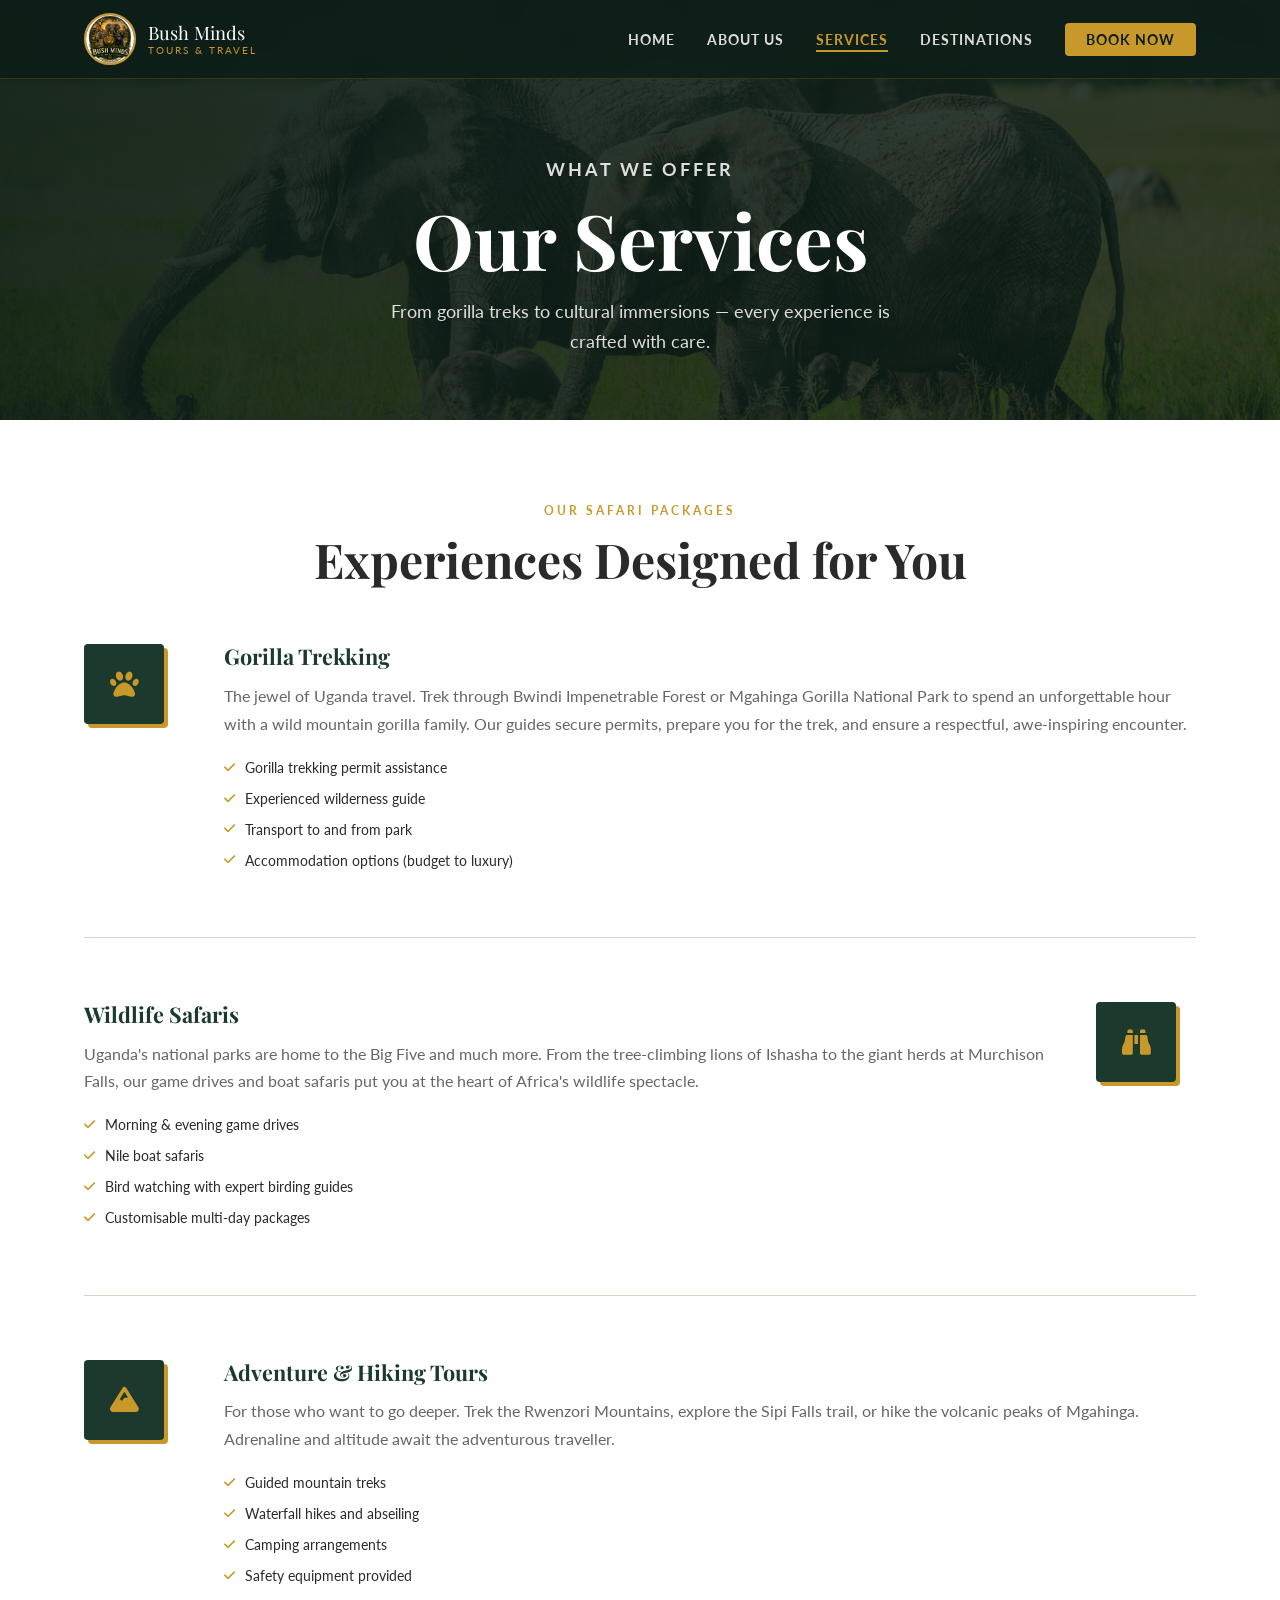
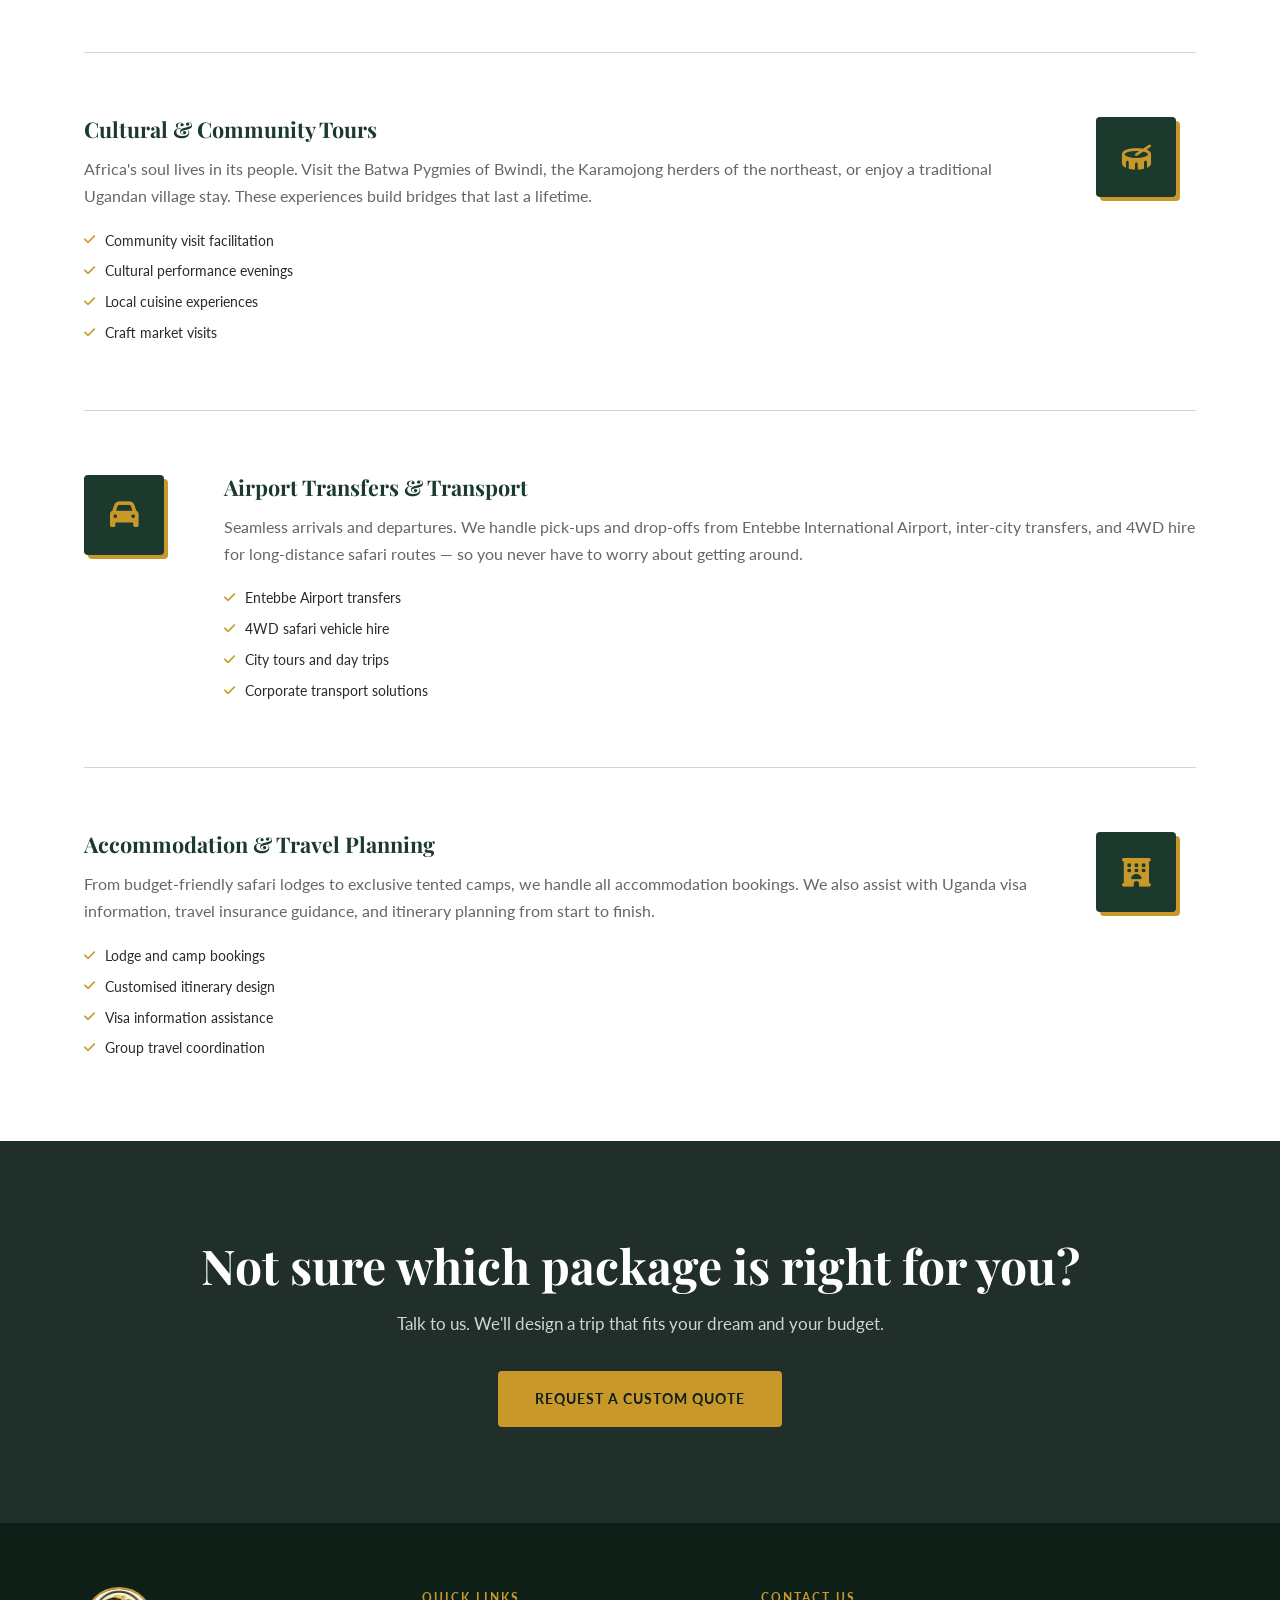
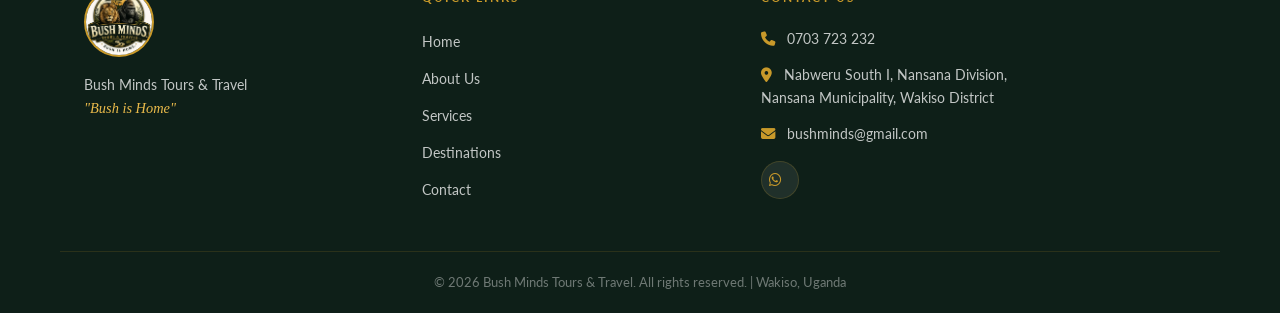
<file: services.html>
<!DOCTYPE html>
<html lang="en">
<head>
  <meta charset="UTF-8" />
  <meta name="viewport" content="width=device-width, initial-scale=1.0" />
  <title>Services – Bush Minds Tours & Travel</title>
  <link rel="stylesheet" href="css/style.css" />
  <link href="https://fonts.googleapis.com/css2?family=Playfair+Display:wght@700;900&family=Lato:wght@300;400;700&family=IM+Fell+English:ital@0;1&display=swap" rel="stylesheet" />
  <link rel="stylesheet" href="https://cdnjs.cloudflare.com/ajax/libs/font-awesome/6.5.0/css/all.min.css" />
</head>
<body>

  <!-- NAV -->
  <nav class="navbar" id="navbar">
    <div class="nav-inner">
      <a href="index.html" class="nav-logo">
        <img src="images/logo1.jpeg" alt="Bush Minds Logo" class="logo-img" />
        <span class="logo-text">Bush Minds <span class="logo-sub">Tours & Travel</span></span>
      </a>
      <button class="nav-toggle" id="navToggle" aria-label="Toggle menu">
        <span></span><span></span><span></span>
      </button>
      <ul class="nav-links" id="navLinks">
        <li><a href="index.html">Home</a></li>
        <li><a href="about.html">About Us</a></li>
        <li><a href="services.html" class="active">Services</a></li>
        <li><a href="destinations.html">Destinations</a></li>
        <li><a href="contact.html" class="nav-cta">Book Now</a></li>
      </ul>
    </div>
  </nav>

  <!-- PAGE HERO -->
  <section class="page-hero services-hero">
    <div class="hero-overlay"></div>
    <div class="page-hero-content">
      <p class="hero-eyebrow">What We Offer</p>
      <h1>Our Services</h1>
      <p>From gorilla treks to cultural immersions — every experience is crafted with care.</p>
    </div>
  </section>

  <!-- SERVICES GRID -->
  <section class="section">
    <div class="container">
      <div class="section-header">
        <p class="section-eyebrow">Our Safari Packages</p>
        <h2 class="section-title">Experiences Designed for You</h2>
      </div>

      <div class="services-list">

        <div class="service-row">
          <div class="service-icon-box"><i class="fas fa-paw"></i></div>
          <div class="service-detail">
            <h3>Gorilla Trekking</h3>
            <p>The jewel of Uganda travel. Trek through Bwindi Impenetrable Forest or Mgahinga Gorilla National Park to spend an unforgettable hour with a wild mountain gorilla family. Our guides secure permits, prepare you for the trek, and ensure a respectful, awe-inspiring encounter.</p>
            <ul class="service-includes">
              <li><i class="fas fa-check"></i> Gorilla trekking permit assistance</li>
              <li><i class="fas fa-check"></i> Experienced wilderness guide</li>
              <li><i class="fas fa-check"></i> Transport to and from park</li>
              <li><i class="fas fa-check"></i> Accommodation options (budget to luxury)</li>
            </ul>
          </div>
        </div>

        <div class="service-row reverse">
          <div class="service-icon-box"><i class="fas fa-binoculars"></i></div>
          <div class="service-detail">
            <h3>Wildlife Safaris</h3>
            <p>Uganda's national parks are home to the Big Five and much more. From the tree-climbing lions of Ishasha to the giant herds at Murchison Falls, our game drives and boat safaris put you at the heart of Africa's wildlife spectacle.</p>
            <ul class="service-includes">
              <li><i class="fas fa-check"></i> Morning & evening game drives</li>
              <li><i class="fas fa-check"></i> Nile boat safaris</li>
              <li><i class="fas fa-check"></i> Bird watching with expert birding guides</li>
              <li><i class="fas fa-check"></i> Customisable multi-day packages</li>
            </ul>
          </div>
        </div>

        <div class="service-row">
          <div class="service-icon-box"><i class="fas fa-mountain"></i></div>
          <div class="service-detail">
            <h3>Adventure & Hiking Tours</h3>
            <p>For those who want to go deeper. Trek the Rwenzori Mountains, explore the Sipi Falls trail, or hike the volcanic peaks of Mgahinga. Adrenaline and altitude await the adventurous traveller.</p>
            <ul class="service-includes">
              <li><i class="fas fa-check"></i> Guided mountain treks</li>
              <li><i class="fas fa-check"></i> Waterfall hikes and abseiling</li>
              <li><i class="fas fa-check"></i> Camping arrangements</li>
              <li><i class="fas fa-check"></i> Safety equipment provided</li>
            </ul>
          </div>
        </div>

        <div class="service-row reverse">
          <div class="service-icon-box"><i class="fas fa-drum"></i></div>
          <div class="service-detail">
            <h3>Cultural & Community Tours</h3>
            <p>Africa's soul lives in its people. Visit the Batwa Pygmies of Bwindi, the Karamojong herders of the northeast, or enjoy a traditional Ugandan village stay. These experiences build bridges that last a lifetime.</p>
            <ul class="service-includes">
              <li><i class="fas fa-check"></i> Community visit facilitation</li>
              <li><i class="fas fa-check"></i> Cultural performance evenings</li>
              <li><i class="fas fa-check"></i> Local cuisine experiences</li>
              <li><i class="fas fa-check"></i> Craft market visits</li>
            </ul>
          </div>
        </div>

        <div class="service-row">
          <div class="service-icon-box"><i class="fas fa-car"></i></div>
          <div class="service-detail">
            <h3>Airport Transfers & Transport</h3>
            <p>Seamless arrivals and departures. We handle pick-ups and drop-offs from Entebbe International Airport, inter-city transfers, and 4WD hire for long-distance safari routes — so you never have to worry about getting around.</p>
            <ul class="service-includes">
              <li><i class="fas fa-check"></i> Entebbe Airport transfers</li>
              <li><i class="fas fa-check"></i> 4WD safari vehicle hire</li>
              <li><i class="fas fa-check"></i> City tours and day trips</li>
              <li><i class="fas fa-check"></i> Corporate transport solutions</li>
            </ul>
          </div>
        </div>

        <div class="service-row reverse">
          <div class="service-icon-box"><i class="fas fa-hotel"></i></div>
          <div class="service-detail">
            <h3>Accommodation & Travel Planning</h3>
            <p>From budget-friendly safari lodges to exclusive tented camps, we handle all accommodation bookings. We also assist with Uganda visa information, travel insurance guidance, and itinerary planning from start to finish.</p>
            <ul class="service-includes">
              <li><i class="fas fa-check"></i> Lodge and camp bookings</li>
              <li><i class="fas fa-check"></i> Customised itinerary design</li>
              <li><i class="fas fa-check"></i> Visa information assistance</li>
              <li><i class="fas fa-check"></i> Group travel coordination</li>
            </ul>
          </div>
        </div>

      </div>
    </div>
  </section>

  <!-- CTA -->
  <section class="cta-banner">
    <div class="cta-overlay"></div>
    <div class="cta-content">
      <h2>Not sure which package is right for you?</h2>
      <p>Talk to us. We'll design a trip that fits your dream and your budget.</p>
      <a href="contact.html" class="btn btn-gold">Request a Custom Quote</a>
    </div>
  </section>

  <!-- FOOTER -->
  <footer class="footer">
    <div class="container footer-grid">
      <div class="footer-brand">
        <img src="images/logo3.jpeg" alt="Bush Minds" class="footer-logo" />
        <p>Bush Minds Tours & Travel<br/><em>"Bush is Home"</em></p>
      </div>
      <div class="footer-links">
        <h4>Quick Links</h4>
        <ul>
          <li><a href="index.html">Home</a></li>
          <li><a href="about.html">About Us</a></li>
          <li><a href="services.html">Services</a></li>
          <li><a href="destinations.html">Destinations</a></li>
          <li><a href="contact.html">Contact</a></li>
        </ul>
      </div>
      <div class="footer-contact">
        <h4>Contact Us</h4>
         <p><a href="tel:+256703723232"><i class="fa-solid fa-phone" aria-hidden="true"></i> 0703 723 232</a></p>
        <p><i class="fas fa-map-marker-alt"></i> Nabweru South I, Nansana Division,<br/>Nansana Municipality, Wakiso District</p>
        <p><i class="fas fa-envelope"></i> <a href="mailto:bushminds@gmail.com">bushminds@gmail.com</a></p>
        <div class="social-icons">
        
          <a href="#" aria-label="WhatsApp"><i class="fab fa-whatsapp"></i></a>
         
        </div>
      </div>
    </div>
    <div class="footer-bottom">
      <p>© 2026 Bush Minds Tours & Travel. All rights reserved. | Wakiso, Uganda</p>
    </div>
  </footer>

  <script src="js/main.js"></script>
</body>
</html>
</file>
<file: css/style.css>
/* ============================================================
   BUSH MINDS TOURS & TRAVEL – STYLESHEET
   Palette: Deep Forest Green | Safari Gold | Night Black | Ivory
   Type: Playfair Display (display) + Lato (body)
   ============================================================ */

:root {
  --clr-green:   #1B3A2D;
  --clr-green-md:#2C5A42;
  --clr-gold:    #C8992A;
  --clr-gold-lt: #E8B94A;
  --clr-dark:    #0E1F18;
  --clr-ivory:   #F5F0E8;
  --clr-white:   #FFFFFF;
  --clr-text:    #2A2A2A;
  --clr-muted:   #666;
  --clr-border:  #DDD4C0;
  --radius:      4px;
  --shadow:      0 4px 20px rgba(0,0,0,0.12);
  --transition:  0.3s ease;
}

*, *::before, *::after { box-sizing: border-box; margin: 0; padding: 0; }

html { scroll-behavior: smooth; }

body {
  font-family: 'Lato', sans-serif;
  font-size: 16px;
  line-height: 1.7;
  color: var(--clr-text);
  background: var(--clr-white);
  overflow-x: hidden;
}

img { max-width: 100%; display: block; }
a { text-decoration: none; color: inherit; }
ul { list-style: none; }

/* ── TYPOGRAPHY ── */
h1, h2, h3 { font-family: 'Playfair Display', serif; line-height: 1.2; }
h1 { font-size: clamp(2.4rem, 6vw, 5rem); }
h2 { font-size: clamp(1.8rem, 4vw, 3rem); }
h3 { font-size: 1.35rem; }
em { font-family: 'IM Fell English', serif; font-style: italic; }

/* ── UTILITIES ── */
.container { max-width: 1160px; margin: 0 auto; padding: 0 1.5rem; }
.section { padding: 5rem 0; }
.section-header { text-align: center; margin-bottom: 3.5rem; }
.section-header.light .section-eyebrow { color: var(--clr-gold-lt); }
.section-eyebrow {
  font-family: 'Lato', sans-serif;
  text-transform: uppercase;
  letter-spacing: 3px;
  font-size: 0.78rem;
  color: var(--clr-gold);
  font-weight: 700;
  margin-bottom: 0.6rem;
  display: block;
}
.hero-eyebrow {
  font-family: 'Lato', sans-serif;
  text-transform: uppercase;
  letter-spacing: 3px;
  font-size: 0.78rem;
  color: var(--clr-gold-lt);
  font-weight: 700;
  margin-bottom: 1rem;
  display: block;
}

/* ── BUTTONS ── */
.btn {
  display: inline-block;
  padding: 0.85rem 2.2rem;
  border-radius: var(--radius);
  font-family: 'Lato', sans-serif;
  font-weight: 700;
  font-size: 0.9rem;
  letter-spacing: 1px;
  text-transform: uppercase;
  transition: all var(--transition);
  cursor: pointer;
  border: 2px solid transparent;
}
.btn-gold {
  background: var(--clr-gold);
  color: var(--clr-dark);
  border-color: var(--clr-gold);
}
.btn-gold:hover {
  background: var(--clr-gold-lt);
  border-color: var(--clr-gold-lt);
  transform: translateY(-2px);
  box-shadow: 0 6px 20px rgba(200,153,42,0.4);
}
.btn-outline {
  background: transparent;
  color: var(--clr-white);
  border-color: var(--clr-white);
}
.btn-outline:hover {
  background: var(--clr-white);
  color: var(--clr-dark);
}
.btn-sm { padding: 0.6rem 1.4rem; font-size: 0.82rem; }
.btn-full { width: 100%; text-align: center; }
.btn-whatsapp {
  display: inline-flex;
  align-items: center;
  gap: 0.5rem;
  background: #25D366;
  color: #fff;
  padding: 0.65rem 1.4rem;
  border-radius: var(--radius);
  font-weight: 700;
  font-size: 0.9rem;
  margin-top: 0.5rem;
  transition: background var(--transition);
}
.btn-whatsapp:hover { background: #1dbb57; }

/* ── NAVBAR ── */
.navbar {
  position: fixed;
  top: 0; left: 0; right: 0;
  z-index: 1000;
  padding: 0.8rem 0;
  background: rgba(14,31,24,0.92);
  backdrop-filter: blur(10px);
  border-bottom: 1px solid rgba(200,153,42,0.2);
  transition: background var(--transition), padding var(--transition);
}
.navbar.scrolled {
  background: rgba(14,31,24,0.99);
  padding: 0.5rem 0;
  box-shadow: 0 2px 20px rgba(0,0,0,0.4);
}
.nav-inner {
  max-width: 1160px;
  margin: 0 auto;
  padding: 0 1.5rem;
  display: flex;
  align-items: center;
  justify-content: space-between;
}
.nav-logo {
  display: flex;
  align-items: center;
  gap: 0.75rem;
}
.logo-img {
  width: 52px;
  height: 52px;
  border-radius: 50%;
  object-fit: cover;
  border: 2px solid var(--clr-gold);
}
.logo-text {
  font-family: 'Playfair Display', serif;
  font-size: 1.15rem;
  color: var(--clr-white);
  line-height: 1.2;
  display: flex;
  flex-direction: column;
}
.logo-sub {
  font-family: 'Lato', sans-serif;
  font-size: 0.65rem;
  text-transform: uppercase;
  letter-spacing: 2px;
  color: var(--clr-gold);
}
.nav-links {
  display: flex;
  align-items: center;
  gap: 2rem;
}
.nav-links a {
  color: rgba(255,255,255,0.85);
  font-size: 0.9rem;
  font-weight: 700;
  text-transform: uppercase;
  letter-spacing: 1px;
  position: relative;
  transition: color var(--transition);
}
.nav-links a::after {
  content: '';
  position: absolute;
  bottom: -4px; left: 0;
  width: 0; height: 2px;
  background: var(--clr-gold);
  transition: width var(--transition);
}
.nav-links a:hover,
.nav-links a.active { color: var(--clr-gold); }
.nav-links a:hover::after,
.nav-links a.active::after { width: 100%; }
.nav-cta {
  background: var(--clr-gold) !important;
  color: var(--clr-dark) !important;
  padding: 0.5rem 1.3rem;
  border-radius: var(--radius);
}
.nav-cta::after { display: none !important; }
.nav-cta:hover { background: var(--clr-gold-lt) !important; }

.nav-toggle {
  display: none;
  flex-direction: column;
  gap: 5px;
  background: none;
  border: none;
  cursor: pointer;
  padding: 4px;
}
.nav-toggle span {
  display: block;
  width: 26px; height: 2px;
  background: var(--clr-white);
  transition: all var(--transition);
}

/* ── HERO ── */
.hero {
  position: relative;
  min-height: 100vh;
  display: flex;
  align-items: center;
  background:
    linear-gradient(to bottom right, rgba(14,31,24,0.85) 0%, rgba(27,58,45,0.7) 60%, rgba(200,153,42,0.15) 100%),
    url('../images/Gorilla-4.jpg') center/cover no-repeat;
}
.hero-overlay {
  position: absolute;
  inset: 0;
  background: linear-gradient(135deg, rgba(14,31,24,0.8) 0%, rgba(14,31,24,0.3) 100%);
}
.hero-content {
  position: relative;
  z-index: 2;
  max-width: 1160px;
  margin: 0 auto;
  padding: 8rem 1.5rem 4rem;
  max-width: 700px;
  padding-left: max(1.5rem, 5vw);
}
.hero-title {
  color: var(--clr-white);
  margin-bottom: 1.2rem;
  text-shadow: 0 2px 20px rgba(0,0,0,0.4);
}
.hero-title em {
  color: var(--clr-gold-lt);
  display: block;
}
.hero-sub {
  color: rgba(255,255,255,0.88);
  font-size: 1.1rem;
  max-width: 560px;
  margin-bottom: 2.2rem;
  font-weight: 300;
}
.hero-actions { display: flex; gap: 1rem; flex-wrap: wrap; }
.hero-scroll-hint {
  position: absolute;
  bottom: 2rem;
  left: 50%;
  transform: translateX(-50%);
  color: rgba(255,255,255,0.6);
  font-size: 0.75rem;
  text-transform: uppercase;
  letter-spacing: 2px;
  display: flex;
  flex-direction: column;
  align-items: center;
  gap: 0.4rem;
  animation: bounce 2s infinite;
}
@keyframes bounce {
  0%,100% { transform: translateX(-50%) translateY(0); }
  50% { transform: translateX(-50%) translateY(-8px); }
}

/* ── PAGE HERO ── */
.page-hero {
  position: relative;
  min-height: 420px;
  display: flex;
  align-items: center;
  padding-top: 80px;
}
.about-hero {
  background: linear-gradient(rgba(14,31,24,0.75), rgba(14,31,24,0.75)),
    url('../images/Zebra-1.webp') center/cover no-repeat;
}
.services-hero {
  background: linear-gradient(rgba(14,31,24,0.75), rgba(14,31,24,0.75)),
    url('../images/Elephant-1.jpg') center/cover no-repeat;
}
.dest-hero {
  background: linear-gradient(rgba(14,31,24,0.75), rgba(14,31,24,0.75)),
    url('../images/Queen-elizabeth-2.jpg') center/cover no-repeat;
}
.contact-hero {
  background: linear-gradient(rgba(14,31,24,0.75), rgba(14,31,24,0.75)),
    url('https://images.unsplash.com/photo-1516426122078-c23e76319801?w=1600&q=80') center/cover no-repeat;
}
.page-hero-content {
  position: relative;
  z-index: 2;
  max-width: 1160px;
  margin: 0 auto;
  padding: 2rem 1.5rem;
  text-align: center;
  color: var(--clr-white);
}
.page-hero-content h1 { margin: 0.5rem 0; }
.page-hero-content p {
  font-size: 1.1rem;
  color: rgba(255,255,255,0.85);
  max-width: 540px;
  margin: 0.75rem auto 0;
}

/* ── MARQUEE ── */
.marquee-strip {
  background: var(--clr-gold);
  padding: 0.75rem 0;
  overflow: hidden;
}
.marquee-track {
  display: flex;
  gap: 3rem;
  white-space: nowrap;
  animation: marquee 30s linear infinite;
  width: max-content;
}
.marquee-track span {
  font-family: 'Lato', sans-serif;
  font-weight: 700;
  font-size: 0.85rem;
  text-transform: uppercase;
  letter-spacing: 2px;
  color: var(--clr-dark);
}
@keyframes marquee {
  from { transform: translateX(0); }
  to { transform: translateX(-50%); }
}

/* ── CARDS / WHY SECTION ── */
.cards-grid { display: grid; gap: 1.5rem; }
.why-grid { grid-template-columns: repeat(auto-fit, minmax(240px, 1fr)); }
.card {
  background: var(--clr-white);
  border: 1px solid var(--clr-border);
  border-radius: var(--radius);
  padding: 2rem 1.5rem;
  transition: transform var(--transition), box-shadow var(--transition);
}
.card:hover { transform: translateY(-4px); box-shadow: var(--shadow); }
.why-card { text-align: center; }
.card-icon {
  width: 60px; height: 60px;
  background: var(--clr-green);
  border-radius: 50%;
  display: flex; align-items: center; justify-content: center;
  margin: 0 auto 1.25rem;
}
.card-icon i { color: var(--clr-gold); font-size: 1.3rem; }
.card h3 { margin-bottom: 0.6rem; font-size: 1.15rem; }
.card p { color: var(--clr-muted); font-size: 0.95rem; }

/* ── DESTINATION CARDS (home preview) ── */
.dest-grid { grid-template-columns: repeat(auto-fit, minmax(300px, 1fr)); }
.dest-card {
  background: #1a2e24;
  border-radius: var(--radius);
  overflow: hidden;
  border: 1px solid rgba(200,153,42,0.2);
  transition: transform var(--transition);
}
.dest-card:hover { transform: translateY(-4px); }
.dest-img {
  height: 200px;
  background-size: cover;
  background-position: center;
}
.bwindi { background-image: url('../images/Gorilla-2.webp'); }
.murchison { background-image: url('../images/murchison-falls-2.webp'); }
.queen { background-image: url('../images/Queen\ Elizabeth-1.jpg'); }
.dest-info { padding: 1.5rem; }
.dest-info h3 { color: var(--clr-white); margin-bottom: 0.5rem; font-size: 1.1rem; }
.dest-info p { color: rgba(255,255,255,0.7); font-size: 0.9rem; margin-bottom: 1rem; }
.dest-link { color: var(--clr-gold); font-weight: 700; font-size: 0.85rem; text-transform: uppercase; letter-spacing: 1px; }
.dest-link i { margin-left: 0.3rem; }
.dest-link:hover { color: var(--clr-gold-lt); }

/* ── TESTIMONIALS ── */
.testimonials-section { background: var(--clr-ivory); }
.testi-grid { display: grid; grid-template-columns: repeat(auto-fit, minmax(280px, 1fr)); gap: 1.5rem; }
.testi-card {
  background: var(--clr-white);
  padding: 2rem;
  border-radius: var(--radius);
  border-left: 4px solid var(--clr-gold);
  box-shadow: var(--shadow);
}
.stars { color: var(--clr-gold); font-size: 1.1rem; margin-bottom: 1rem; }
.testi-card p { color: var(--clr-text); font-style: italic; margin-bottom: 1rem; line-height: 1.6; }
.testi-author { font-size: 0.85rem; color: var(--clr-muted); }
.testi-author strong { color: var(--clr-green); }

/* ── CTA BANNER ── */
.cta-banner {
  position: relative;
  background:
    linear-gradient(rgba(14,31,24,0.85), rgba(14,31,24,0.85)),
    url('https://images.unsplash.com/photo-1516426122078-c23e76319801?w=1600&q=80') center/cover no-repeat fixed;
  padding: 6rem 1.5rem;
  text-align: center;
}
.cta-overlay { position: absolute; inset: 0; background: rgba(14,31,24,0.5); }
.cta-content { position: relative; z-index: 2; }
.cta-content h2 { color: var(--clr-white); margin-bottom: 1rem; }
.cta-content p { color: rgba(255,255,255,0.8); margin-bottom: 2rem; font-size: 1.05rem; }

/* ── FOOTER ── */
.footer {
  background: var(--clr-dark);
  padding: 4rem 0 0;
  color: rgba(255,255,255,0.75);
}
.footer-grid {
  display: grid;
  grid-template-columns: 1fr 1fr 1.5fr;
  gap: 3rem;
  padding-bottom: 3rem;
  border-bottom: 1px solid rgba(200,153,42,0.15);
}
.footer-logo {
  width: 70px;
  height: 70px;
  border-radius: 50%;
  border: 2px solid var(--clr-gold);
  margin-bottom: 1rem;
  object-fit: cover;
}
.footer-brand p { font-size: 0.9rem; line-height: 1.6; }
.footer-brand em { color: var(--clr-gold-lt); }
.footer h4 {
  font-family: 'Lato', sans-serif;
  text-transform: uppercase;
  letter-spacing: 2px;
  font-size: 0.78rem;
  color: var(--clr-gold);
  margin-bottom: 1.2rem;
}
.footer-links ul { display: flex; flex-direction: column; gap: 0.6rem; }
.footer-links a { font-size: 0.9rem; transition: color var(--transition); }
.footer-links a:hover { color: var(--clr-gold-lt); }
.footer-contact p { font-size: 0.9rem; margin-bottom: 0.8rem; line-height: 1.6; }
.footer-contact i { color: var(--clr-gold); margin-right: 0.5rem; }
.footer-contact a { color: rgba(255,255,255,0.75); }
.footer-contact a:hover { color: var(--clr-gold-lt); }
.social-icons { display: flex; gap: 0.75rem; margin-top: 1rem; }
.social-icons a {
  width: 38px; height: 38px;
  border-radius: 50%;
  background: rgba(255,255,255,0.08);
  display: flex; align-items: center; justify-content: center;
  color: rgba(255,255,255,0.75);
  font-size: 0.9rem;
  transition: all var(--transition);
  border: 1px solid rgba(200,153,42,0.2);
}
.social-icons a:hover { background: var(--clr-gold); color: var(--clr-dark); }
.footer-bottom {
  padding: 1.2rem;
  text-align: center;
  font-size: 0.82rem;
  color: rgba(255,255,255,0.4);
}

/* ── ABOUT PAGE ── */
.story-layout {
  display: grid;
  grid-template-columns: 1.4fr 1fr;
  gap: 4rem;
  align-items: center;
}
.story-text p { color: var(--clr-muted); margin-bottom: 1.2rem; }
.story-text .section-title { margin-bottom: 1.5rem; }
.about-logo-display {
  width: 100%;
  max-width: 380px;
  border-radius: 8px;
  margin: 0 auto;
  box-shadow: 0 8px 40px rgba(0,0,0,0.15);
}

/* Mission/Vision */
.mv-section { padding: 5rem 0; }
.mv-grid { display: grid; grid-template-columns: repeat(auto-fit, minmax(260px, 1fr)); gap: 2rem; }
.mv-card {
  background: rgba(255,255,255,0.05);
  border: 1px solid rgba(200,153,42,0.2);
  border-radius: var(--radius);
  padding: 2.5rem 2rem;
  text-align: center;
  color: rgba(255,255,255,0.85);
}
.mv-icon {
  width: 60px; height: 60px;
  background: var(--clr-green-md);
  border-radius: 50%;
  display: flex; align-items: center; justify-content: center;
  margin: 0 auto 1.2rem;
}
.mv-icon i { color: var(--clr-gold); font-size: 1.3rem; }
.mv-card h3 { color: var(--clr-gold-lt); margin-bottom: 0.75rem; }

/* Stats */
.stats-grid { display: grid; grid-template-columns: repeat(auto-fit, minmax(160px, 1fr)); gap: 2rem; text-align: center; }
.stat-item { display: flex; flex-direction: column; gap: 0.3rem; }
.stat-num {
  font-family: 'Playfair Display', serif;
  font-size: 3.5rem;
  font-weight: 900;
  color: var(--clr-green);
  line-height: 1;
}
.stat-label { font-size: 0.85rem; text-transform: uppercase; letter-spacing: 2px; color: var(--clr-muted); }

/* ── SERVICES PAGE ── */
.services-list { display: flex; flex-direction: column; gap: 4rem; }
.service-row {
  display: grid;
  grid-template-columns: 100px 1fr;
  gap: 2.5rem;
  align-items: start;
  padding-bottom: 4rem;
  border-bottom: 1px solid var(--clr-border);
}
.service-row:last-child { border-bottom: none; padding-bottom: 0; }
.service-row.reverse { grid-template-columns: 1fr 100px; }
.service-row.reverse .service-icon-box { order: 2; }
.service-icon-box {
  width: 80px; height: 80px;
  background: var(--clr-green);
  border-radius: var(--radius);
  display: flex; align-items: center; justify-content: center;
  flex-shrink: 0;
  box-shadow: 4px 4px 0 var(--clr-gold);
}
.service-icon-box i { color: var(--clr-gold); font-size: 1.8rem; }
.service-detail h3 { margin-bottom: 0.75rem; color: var(--clr-green); }
.service-detail p { color: var(--clr-muted); margin-bottom: 1.2rem; }
.service-includes { display: flex; flex-direction: column; gap: 0.4rem; }
.service-includes li { display: flex; align-items: center; gap: 0.6rem; font-size: 0.9rem; color: var(--clr-text); }
.service-includes i { color: var(--clr-gold); font-size: 0.8rem; }

/* ── DESTINATIONS PAGE ── */
.dest-detail-grid { display: flex; flex-direction: column; gap: 4rem; }
.dest-detail-card {
  display: grid;
  grid-template-columns: 1fr 1fr;
  gap: 3rem;
  align-items: center;
  padding-bottom: 4rem;
  border-bottom: 1px solid var(--clr-border);
}
.dest-detail-card:last-child { border-bottom: none; padding-bottom: 0; }
.dest-detail-card.reverse { direction: rtl; }
.dest-detail-card.reverse > * { direction: ltr; }
.dest-detail-img {
  height: 320px;
  border-radius: var(--radius);
  background-size: cover;
  background-position: center;
  box-shadow: var(--shadow);
}
.bwindi-lg { background-image: url('../images/Gorilla-2.webp'); }
.murchison-lg { background-image: url('../images/murchison-falls-2.webp'); }
.queen-lg { background-image: url('../images/Queen\ Elizabeth-1.jpg'); }
.rwenzori-lg { background-image: url('../images/Mountain\ Rwenzori-1.webp'); }
.sipi-lg { background-image: url('../images/sipi-falls-3.webp'); }
.source-lg { background-image: url('../images/Source-of-the-Nile-2.jpg'); }

.dest-tag {
  display: inline-block;
  background: var(--clr-green);
  color: var(--clr-gold-lt);
  font-size: 0.72rem;
  text-transform: uppercase;
  letter-spacing: 2px;
  padding: 0.3rem 0.8rem;
  border-radius: 2px;
  margin-bottom: 0.8rem;
  font-weight: 700;
}
.dest-detail-body h3 { color: var(--clr-green); margin-bottom: 0.75rem; }
.dest-detail-body p { color: var(--clr-muted); margin-bottom: 1.2rem; }
.dest-meta {
  display: flex;
  gap: 1.5rem;
  flex-wrap: wrap;
  margin-bottom: 1.5rem;
  font-size: 0.85rem;
  color: var(--clr-muted);
}
.dest-meta i { color: var(--clr-gold); margin-right: 0.3rem; }

/* ── CONTACT PAGE ── */
.contact-layout {
  display: grid;
  grid-template-columns: 1.2fr 1fr;
  gap: 4rem;
  align-items: start;
}
.contact-form-wrap h2,
.contact-info-wrap h2 { margin-bottom: 0.6rem; }
.contact-form-wrap > p { color: var(--clr-muted); margin-bottom: 2rem; }
.contact-form { display: flex; flex-direction: column; gap: 1.2rem; }
.form-row { display: grid; grid-template-columns: 1fr 1fr; gap: 1.2rem; }
.form-group { display: flex; flex-direction: column; gap: 0.4rem; }
.form-group label { font-size: 0.85rem; font-weight: 700; color: var(--clr-text); text-transform: uppercase; letter-spacing: 1px; }
.form-group input,
.form-group select,
.form-group textarea {
  padding: 0.8rem 1rem;
  border: 1.5px solid var(--clr-border);
  border-radius: var(--radius);
  font-family: 'Lato', sans-serif;
  font-size: 0.95rem;
  color: var(--clr-text);
  background: var(--clr-white);
  transition: border-color var(--transition);
  outline: none;
}
.form-group input:focus,
.form-group select:focus,
.form-group textarea:focus { border-color: var(--clr-green); }
.form-group textarea { resize: vertical; }
.form-success {
  display: none;
  background: #e6f9ee;
  border: 1px solid #4CAF50;
  border-radius: var(--radius);
  padding: 1.2rem;
  text-align: center;
  color: #2e7d32;
}
.form-success i { font-size: 1.5rem; margin-bottom: 0.5rem; display: block; }
.form-success.show { display: block; }

.contact-info-wrap { padding-top: 1rem; }
.contact-info-item {
  display: flex;
  gap: 1.2rem;
  margin-bottom: 2rem;
  padding-bottom: 2rem;
  border-bottom: 1px solid var(--clr-border);
}
.contact-info-item:last-of-type { border-bottom: none; }
.ci-icon {
  width: 44px; height: 44px;
  background: var(--clr-green);
  border-radius: 50%;
  display: flex; align-items: center; justify-content: center;
  flex-shrink: 0;
}
.ci-icon i { color: var(--clr-gold); font-size: 1rem; }
.contact-info-item h4 { font-size: 1rem; margin-bottom: 0.3rem; }
.contact-info-item p { font-size: 0.9rem; color: var(--clr-muted); }
.contact-info-item a { color: var(--clr-green); }
.contact-info-item a:hover { color: var(--clr-gold); }

.contact-logo-display { text-align: center; padding: 1.5rem 0; }
.contact-logo-display img { width: 120px; height: 120px; border-radius: 50%; object-fit: cover; margin: 0 auto 0.6rem; border: 3px solid var(--clr-gold); }
.contact-logo-display p { color: var(--clr-muted); font-size: 0.9rem; }

.map-wrap { height: 380px; }
.map-wrap iframe { display: block; }

/* ── RESPONSIVE ── */
@media (max-width: 900px) {
  .story-layout,
  .dest-detail-card,
  .contact-layout { grid-template-columns: 1fr; }
  .dest-detail-card.reverse { direction: ltr; }
  .dest-detail-img { height: 240px; }
  .footer-grid { grid-template-columns: 1fr 1fr; }
  .service-row,
  .service-row.reverse { grid-template-columns: 1fr; }
  .service-row.reverse .service-icon-box { order: 0; }
  .service-icon-box { width: 60px; height: 60px; }
  .service-icon-box i { font-size: 1.4rem; }
}

@media (max-width: 680px) {
  .nav-links {
    display: none;
    flex-direction: column;
    position: absolute;
    top: 100%; left: 0; right: 0;
    background: var(--clr-dark);
    padding: 1.5rem;
    gap: 1.2rem;
    border-top: 1px solid rgba(200,153,42,0.2);
  }
  .nav-links.open { display: flex; }
  .nav-toggle { display: flex; }
  .hero-actions { flex-direction: column; align-items: flex-start; }
  .footer-grid { grid-template-columns: 1fr; }
  .form-row { grid-template-columns: 1fr; }
  .testi-grid { grid-template-columns: 1fr; }
}
</file>
